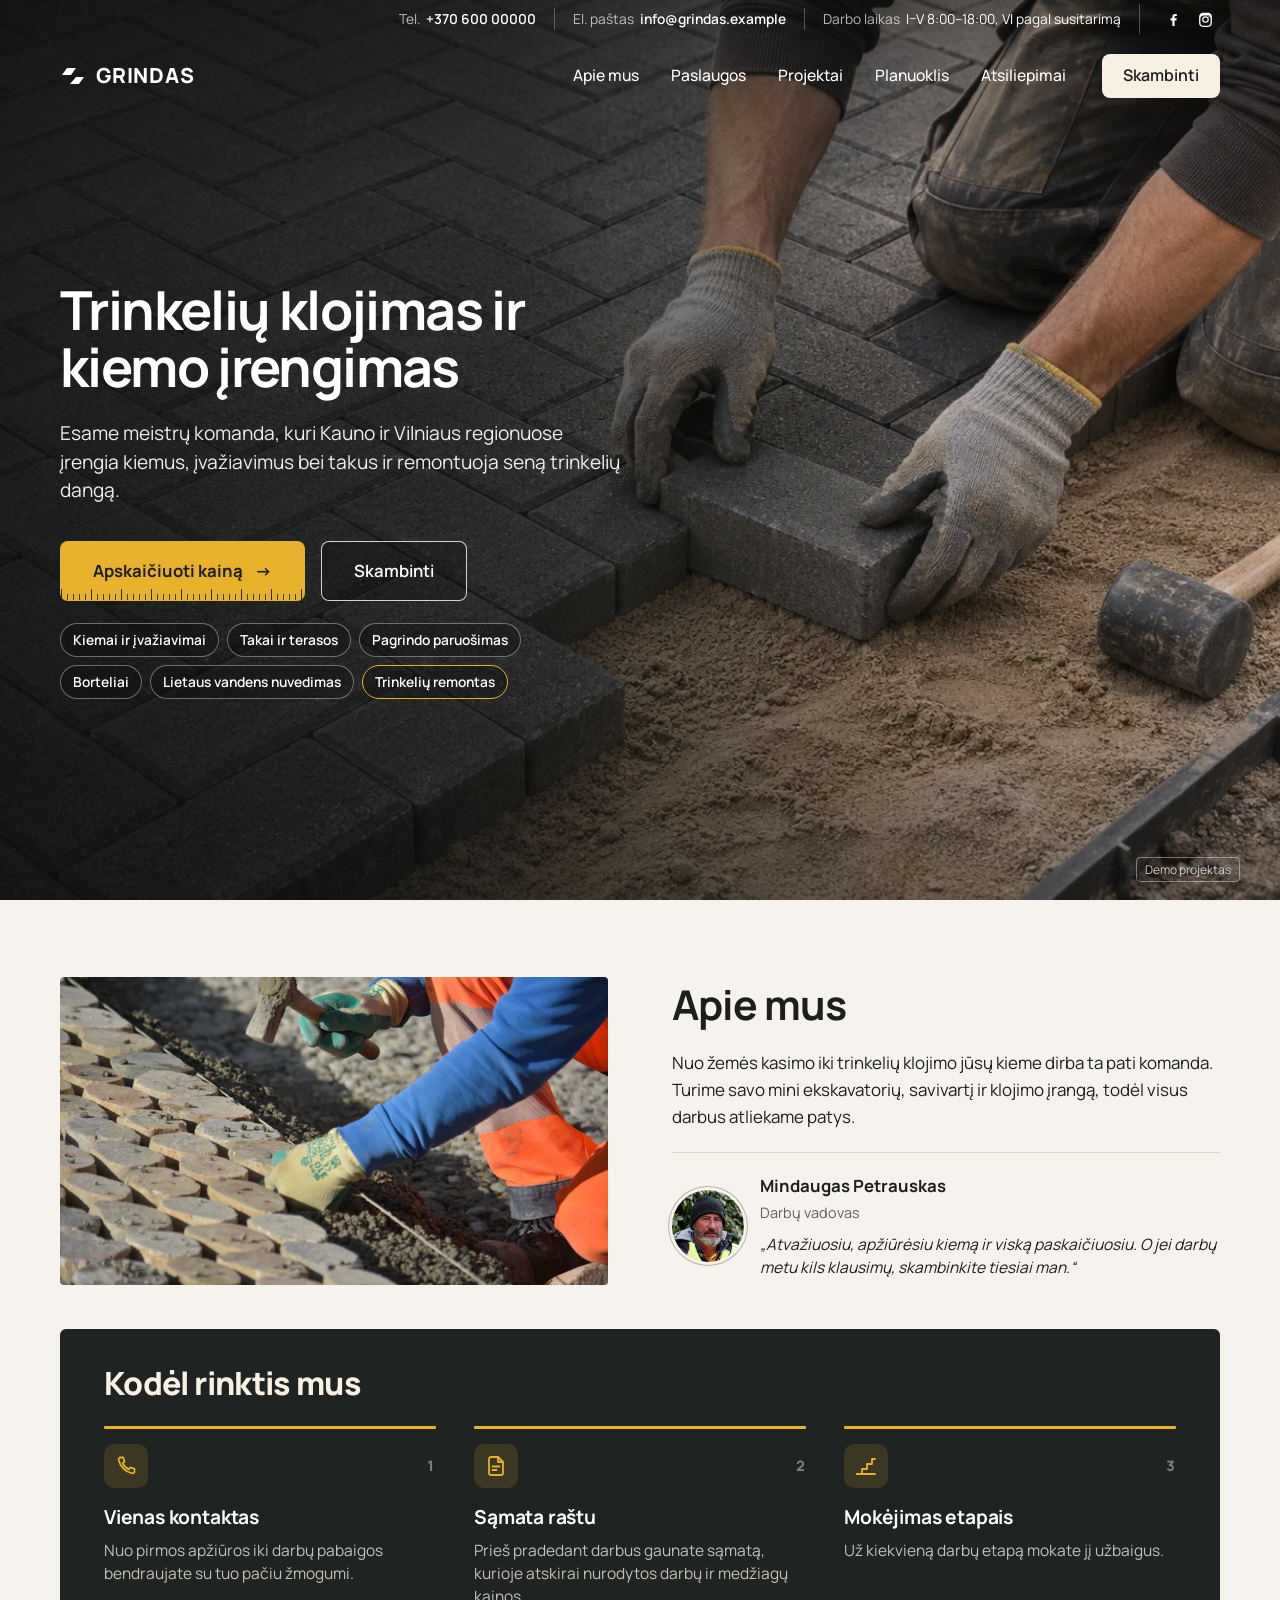
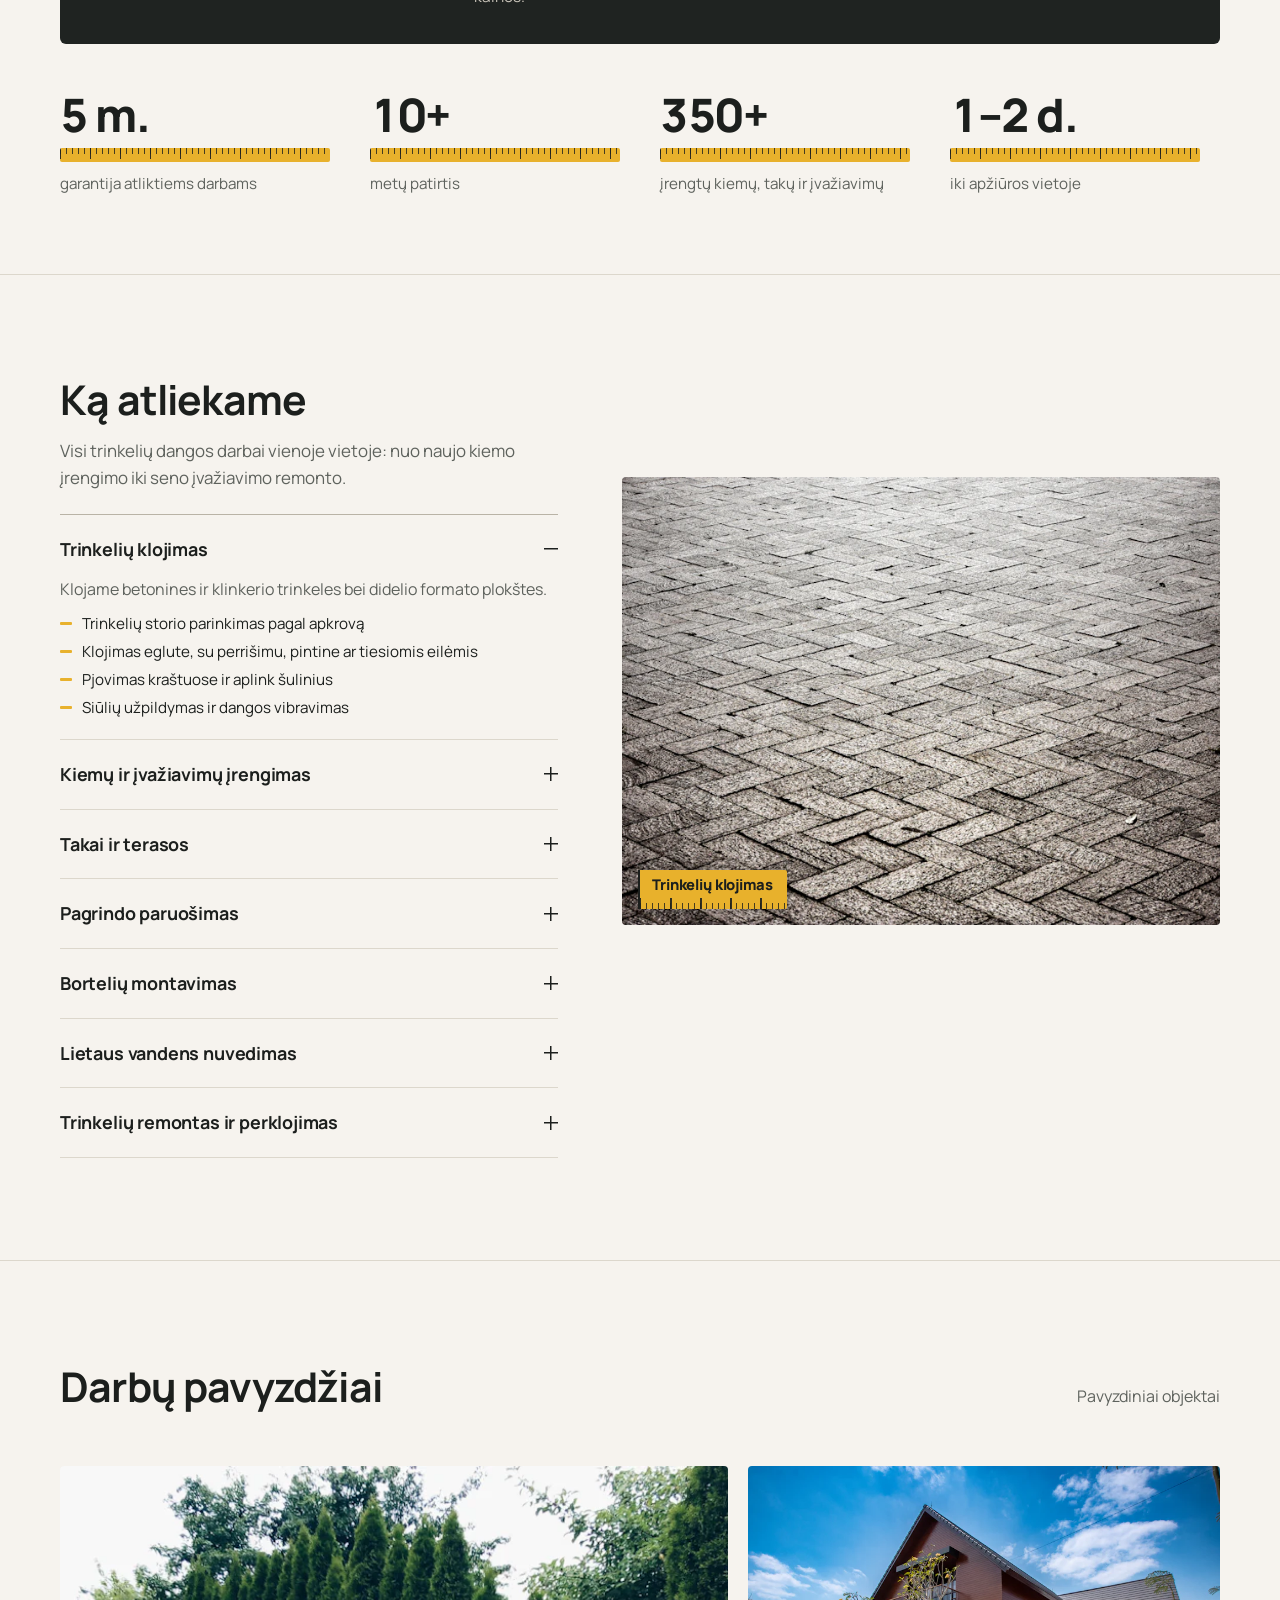
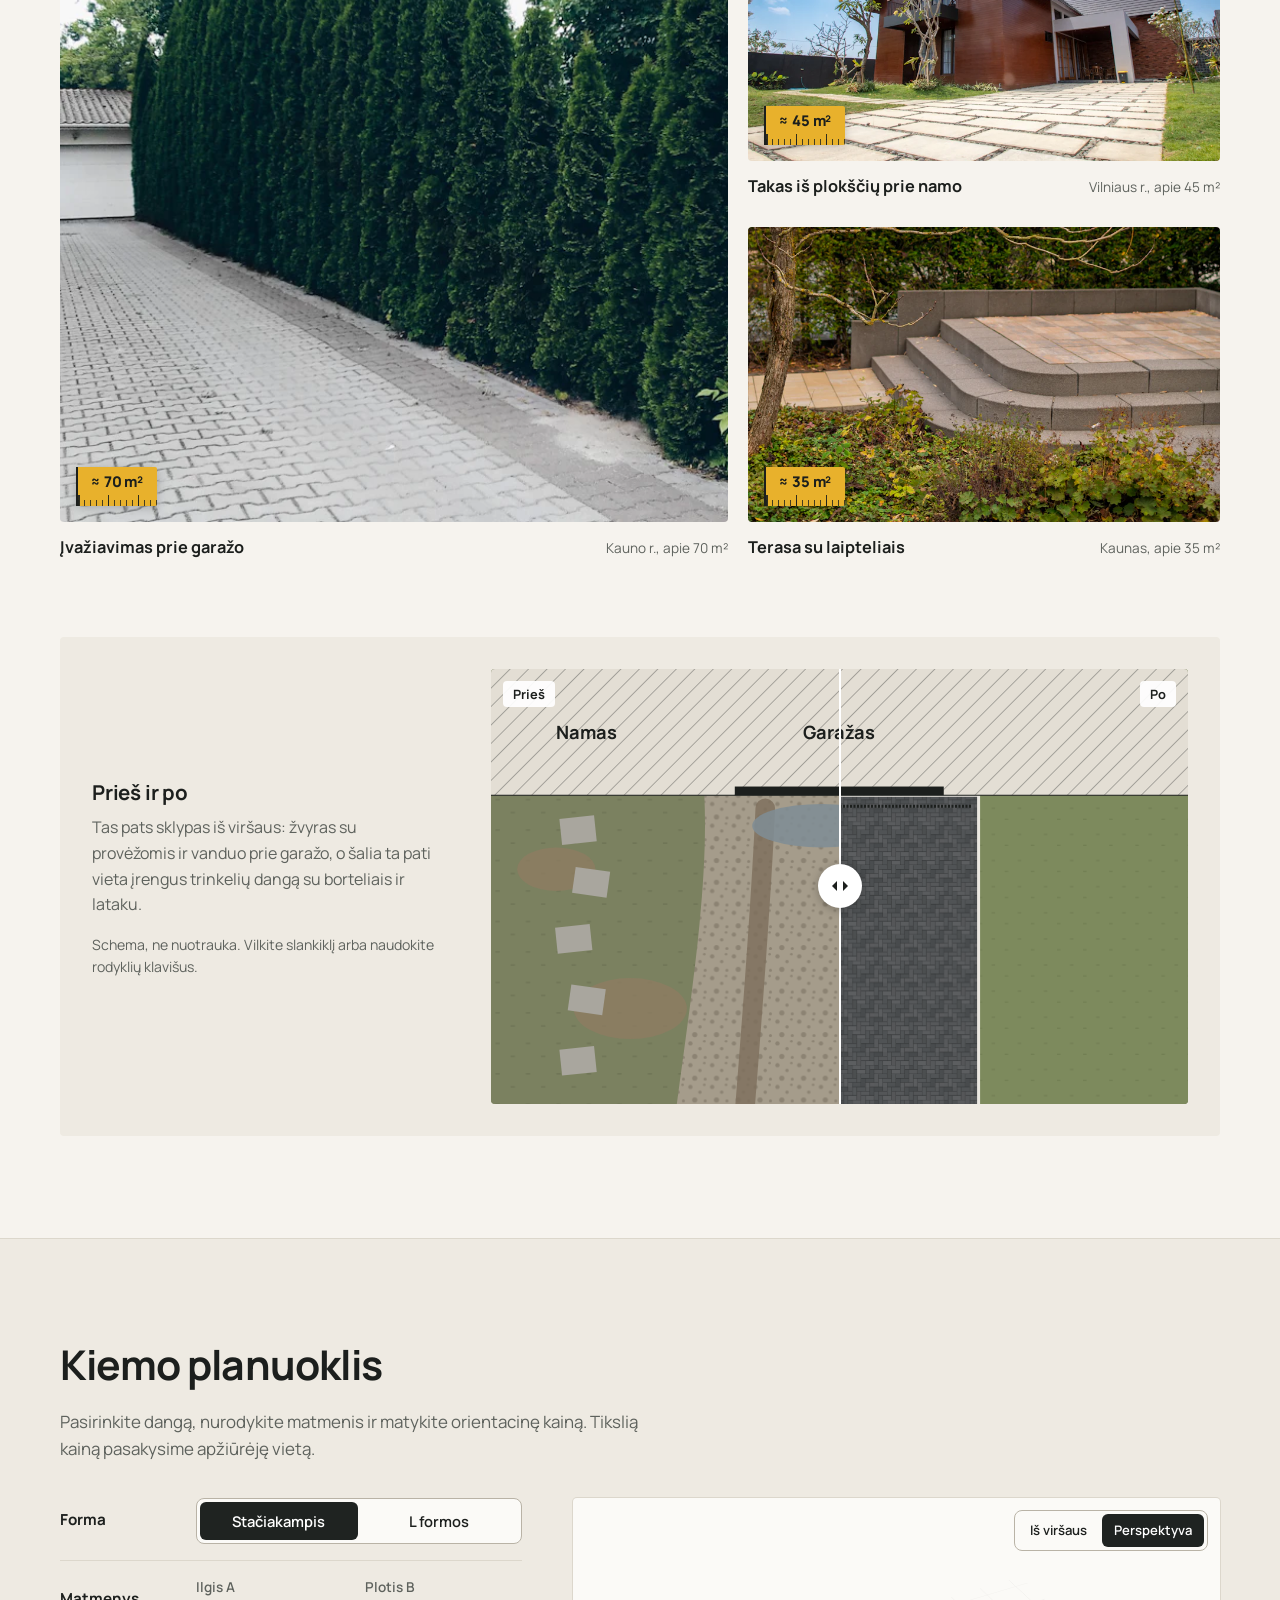
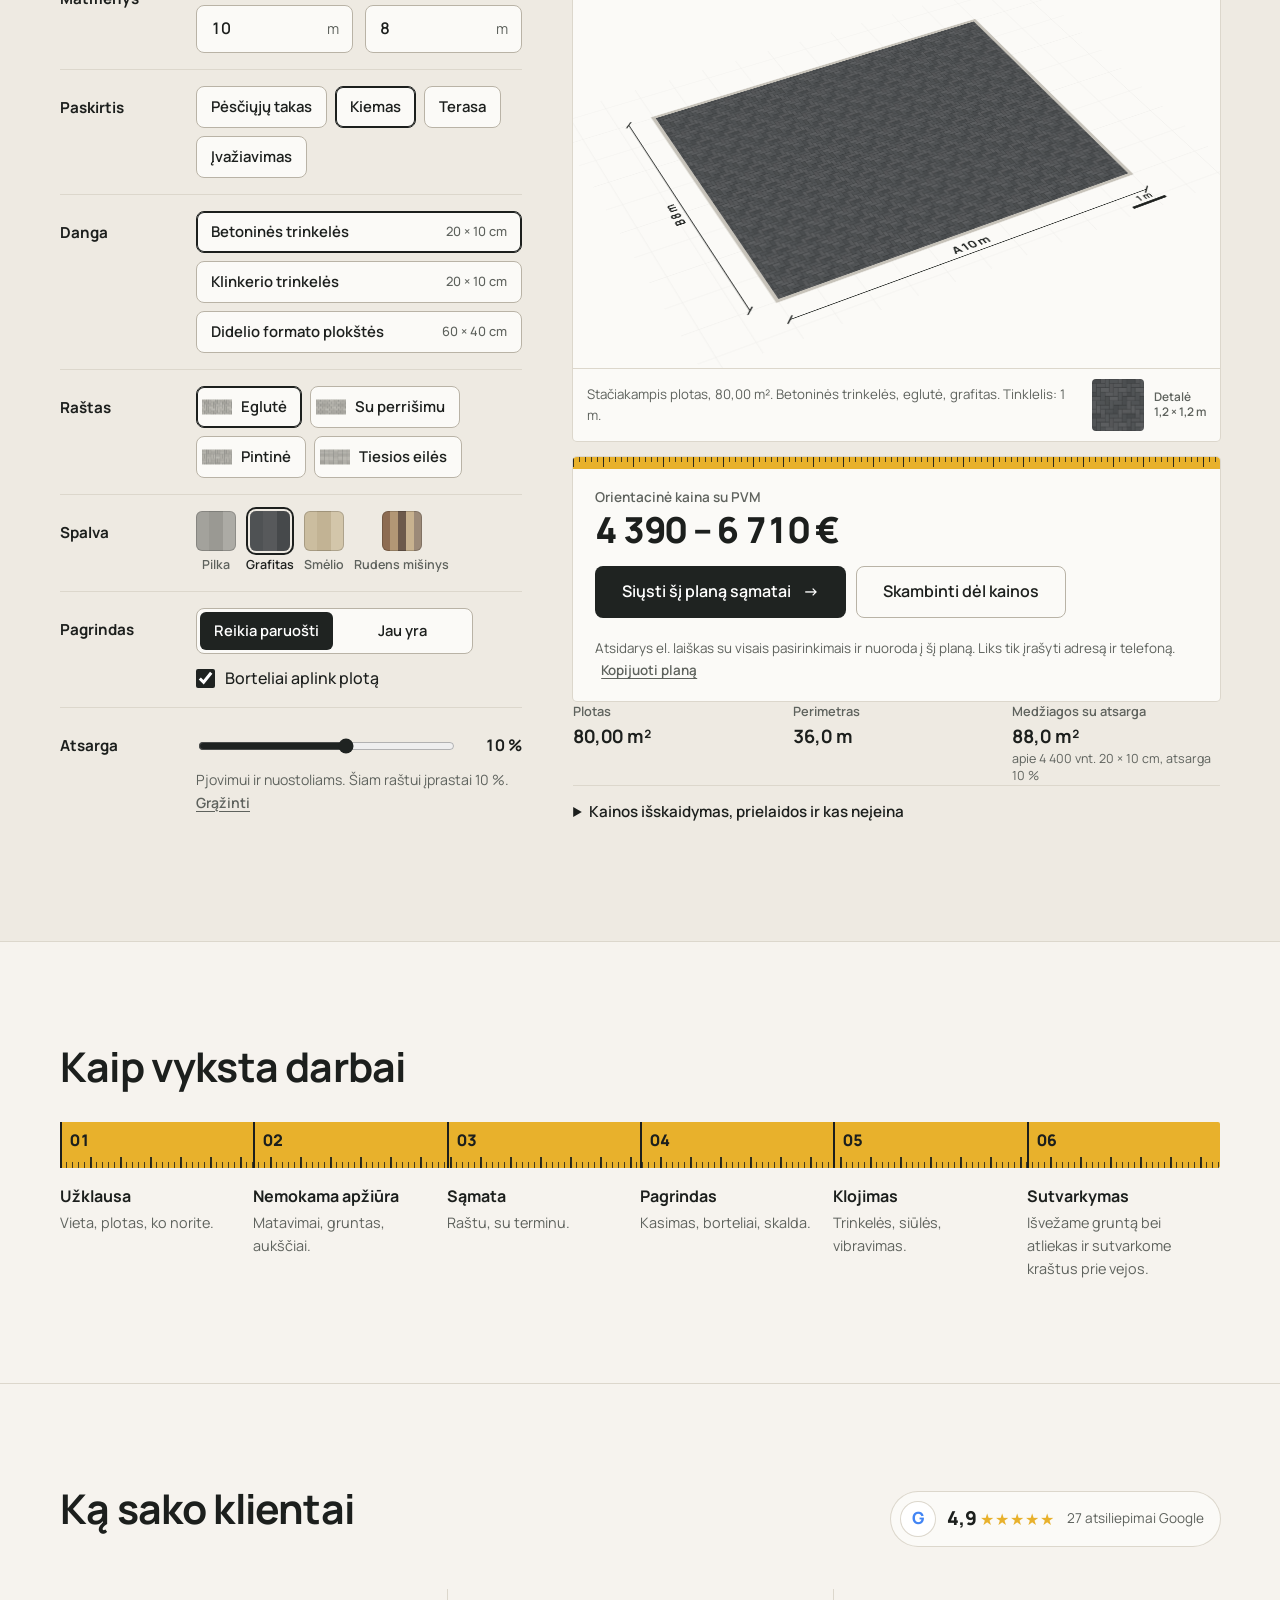
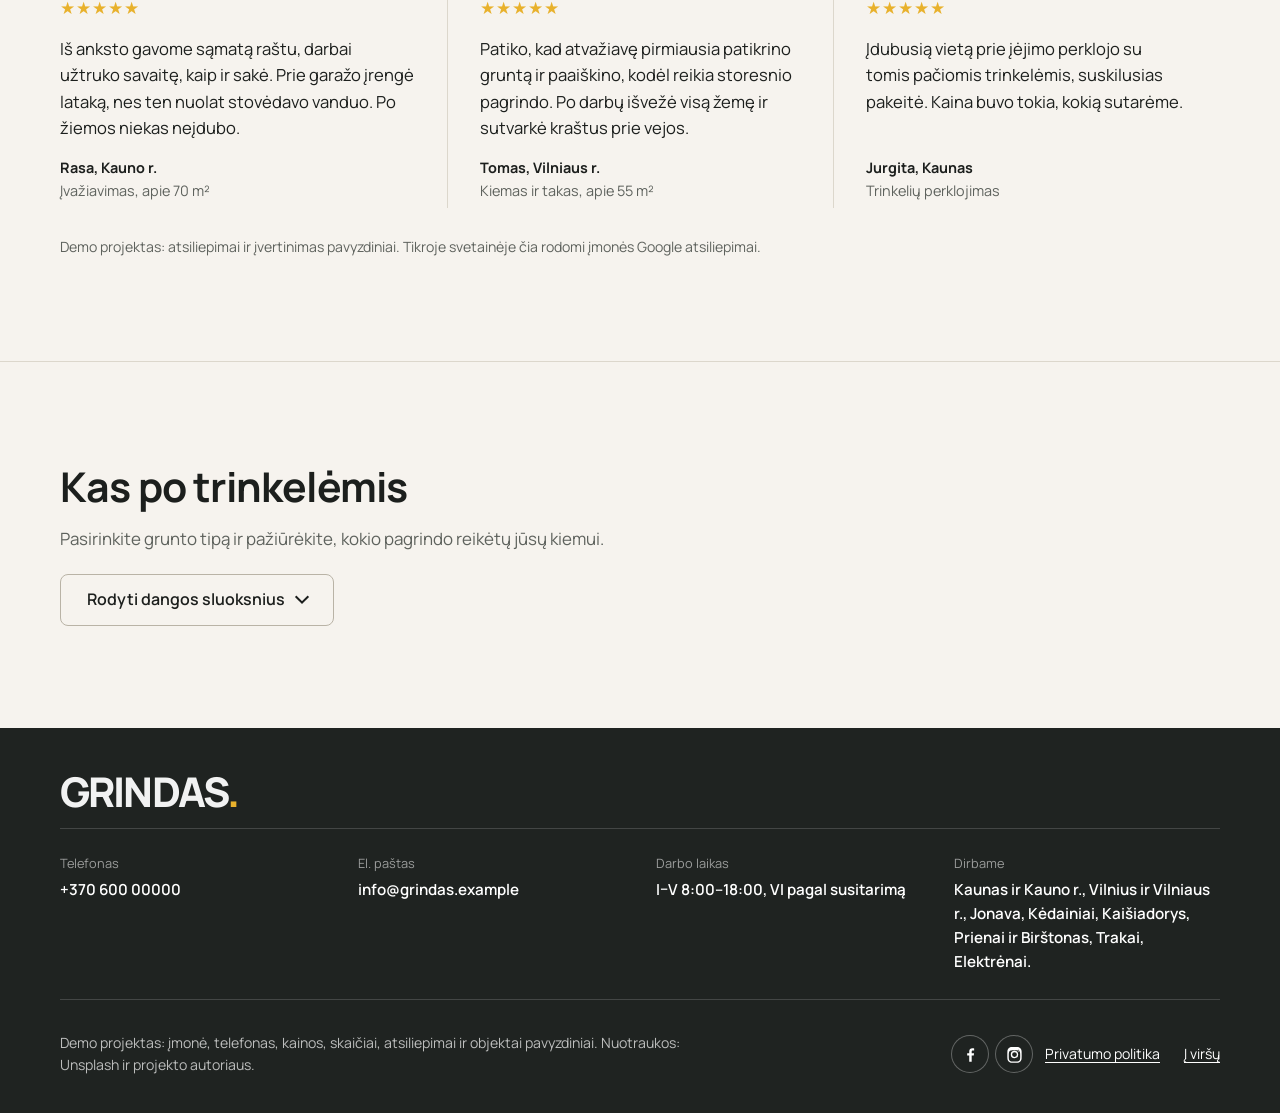
<file: index.html>
<!doctype html>
<html lang="lt">
<head>
  <meta charset="utf-8">
  <meta name="viewport" content="width=device-width, initial-scale=1">
  <title>GRINDAS — trinkelių klojimas ir kiemo įrengimas</title>
  <meta name="description" content="Trinkelių klojimas, pagrindo paruošimas, bortelių montavimas ir kiemo įrengimas Kauno ir Vilniaus regionuose. Apskaičiuokite orientacinę kainą internetu.">
  <meta name="theme-color" content="#1C1F1D">
  <meta property="og:type" content="website">
  <meta property="og:locale" content="lt_LT">
  <meta property="og:title" content="GRINDAS — trinkelių klojimas ir kiemo įrengimas">
  <meta property="og:description" content="Pagrindo paruošimas, trinkelių klojimas, borteliai. Kiemo planuoklis su orientacine kaina.">
  <link rel="icon" href="assets/img/favicon.svg" type="image/svg+xml">
  <link rel="preconnect" href="https://fonts.googleapis.com">
  <link rel="preconnect" href="https://fonts.gstatic.com" crossorigin>
  <link rel="preload" as="style" href="https://fonts.googleapis.com/css2?family=Manrope:wght@400;500;600;700;800&display=swap" onload="this.onload=null;this.rel='stylesheet'">
  <noscript><link rel="stylesheet" href="https://fonts.googleapis.com/css2?family=Manrope:wght@400;500;600;700;800&display=swap"></noscript>
  <link rel="preload" as="image" href="assets/img/photos/trinkeliu-klojimas.webp" imagesrcset="assets/img/photos/trinkeliu-klojimas-900.webp 900w, assets/img/photos/trinkeliu-klojimas.webp 1672w" imagesizes="100vw" fetchpriority="high">
  <link rel="stylesheet" href="assets/css/styles.css?v=20261123-3">
  <script>
    if ("IntersectionObserver" in window && !(window.matchMedia && matchMedia("(prefers-reduced-motion: reduce)").matches)) {
      document.documentElement.classList.add("hero-anim");
    }
  </script>
</head>
<body>
  <a class="skip" href="#turinys">Pereiti prie turinio</a>

  <header class="site-header" id="virsus">
    <div class="topbar">
      <div class="wrap topbar-inner">
        <span class="tb-item"><span class="tb-label">Tel.</span> <a href="#" data-biz="phone">—</a></span>
        <span class="tb-item tb-email"><span class="tb-label">El. paštas</span> <a href="#" data-biz="email">—</a></span>
        <span class="tb-item tb-hours"><span class="tb-label">Darbo laikas</span> <span data-biz="hours">—</span></span>
        <span class="tb-item tb-social" data-social></span>
      </div>
    </div>
    <div class="wrap header-inner">
      <a class="brand" href="#virsus" aria-label="GRINDAS — į puslapio pradžią">
        <svg class="brand-mark" viewBox="0 0 26 16" aria-hidden="true"><path d="M7 0h9l-5 7H2zM16 9h8l-5 7h-9z"/></svg>
        <span>GRINDAS</span>
      </a>
      <button class="nav-toggle" type="button" aria-expanded="false" aria-controls="nav">
        <span class="nav-toggle-bars" aria-hidden="true"></span>
        <span class="nav-toggle-text">Meniu</span>
      </button>
      <nav id="nav" class="nav" aria-label="Pagrindinė navigacija">
        <ul>
          <li><a href="#apie">Apie mus</a></li>
          <li><a href="#paslaugos">Paslaugos</a></li>
          <li><a href="#projektai">Projektai</a></li>
          <li><a href="#planuoklis">Planuoklis</a></li>
          <li><a href="#atsiliepimai">Atsiliepimai</a></li>
        </ul>
        <a class="btn btn-cream nav-cta" href="#kontaktai" data-tel>Skambinti</a>
      </nav>
    </div>
  </header>

  <main id="turinys">

    <!-- 01 HERO -->
    <section class="hero" aria-labelledby="hero-title">
      <figure class="hero-photo" id="heroPhoto">
        <img src="assets/img/photos/trinkeliu-klojimas.webp"
             srcset="assets/img/photos/trinkeliu-klojimas-900.webp 900w, assets/img/photos/trinkeliu-klojimas.webp 1672w"
             sizes="100vw" width="1672" height="941" fetchpriority="high" decoding="async"
             alt="Meistras kloja trinkelę eglute ant išlyginto smėlio pagrindo">
      </figure>
      <div class="hero-shade" aria-hidden="true"></div>
      <div class="wrap hero-inner">
        <h1 id="hero-title" class="hero-title">Trinkelių klojimas ir kiemo įrengimas</h1>
        <p class="hero-lead">Esame meistrų komanda, kuri Kauno ir Vilniaus regionuose įrengia kiemus, įvažiavimus bei takus ir remontuoja seną trinkelių dangą.</p>
        <div class="hero-actions">
          <a class="btn btn-tape" href="#planuoklis">Apskaičiuoti kainą <span class="arrow" aria-hidden="true">→</span></a>
          <a class="btn btn-ghost" href="#kontaktai" data-tel>Skambinti</a>
        </div>
        <nav class="hero-services" aria-label="Paslaugos">
          <a href="#p-kiemai" data-open-service="p-kiemai">Kiemai ir įvažiavimai</a>
          <a href="#p-takai" data-open-service="p-takai">Takai ir terasos</a>
          <a href="#p-pagrindas" data-open-service="p-pagrindas">Pagrindo paruošimas</a>
          <a href="#p-borteliai" data-open-service="p-borteliai">Borteliai</a>
          <a href="#p-vanduo" data-open-service="p-vanduo">Lietaus vandens nuvedimas</a>
          <a href="#p-remontas" data-open-service="p-remontas">Trinkelių remontas</a>
        </nav>
      </div>
      <p class="demo-tag">Demo projektas</p>
    </section>

    <!-- APIE -->
    <section class="section about" id="apie" aria-labelledby="about-title">
      <div class="wrap about-grid">
        <figure class="about-photo">
          <img src="assets/img/photos/klojimas-rankos-800.webp"
               srcset="assets/img/photos/klojimas-rankos-800.webp 800w, assets/img/photos/klojimas-rankos.webp 1600w"
               sizes="(max-width: 900px) 100vw, 46vw" width="1600" height="1067" loading="lazy" decoding="async"
               alt="Meistras darbo apranga plaktuku įstato trinkeles į paruoštą pagrindą">
        </figure>
        <div class="about-text">
          <h2 id="about-title" class="h2">Apie mus</h2>
          <p class="lede">Nuo žemės kasimo iki trinkelių klojimo jūsų kieme dirba ta pati komanda. Turime savo mini ekskavatorių, savivartį ir klojimo įrangą, todėl visus darbus atliekame patys.</p>
          <div class="about-person">
            <img class="about-person-photo" src="assets/img/photos/darbu-vadovas.webp" width="240" height="240" alt="" loading="lazy" decoding="async">
            <p class="about-person-text">
              <strong data-biz="manager">Mindaugas Petrauskas</strong>
              <span class="about-person-role" data-biz="managerRole">Darbų vadovas</span>
              <span class="about-person-note">„Atvažiuosiu, apžiūrėsiu kiemą ir viską paskaičiuosiu. O jei darbų metu kils klausimų, skambinkite tiesiai man.“</span>
            </p>
          </div>
        </div>
      </div>

      <div class="wrap">
        <div class="why-us">
          <h3 id="why-title" class="why-title">Kodėl rinktis mus</h3>
          <ul class="why-list" role="list">
            <li><span class="why-head"><span class="why-icon"><svg viewBox="0 0 24 24" aria-hidden="true" focusable="false"><path d="M6.6 3.5h2.6l1.4 4.2-2 1.4a12 12 0 0 0 6.3 6.3l1.4-2 4.2 1.4v2.6a2 2 0 0 1-2.2 2A17.4 17.4 0 0 1 4.6 5.7a2 2 0 0 1 2-2.2z"/></svg></span><span class="why-n" aria-hidden="true">1</span></span><h4>Vienas kontaktas</h4><p>Nuo pirmos apžiūros iki darbų pabaigos bendraujate su tuo pačiu žmogumi.</p></li>
            <li><span class="why-head"><span class="why-icon"><svg viewBox="0 0 24 24" aria-hidden="true" focusable="false"><path d="M14 3H7a2 2 0 0 0-2 2v14a2 2 0 0 0 2 2h10a2 2 0 0 0 2-2V8z"/><path d="M14 3v5h5"/><path d="M8.5 12.5h7M8.5 16h4"/></svg></span><span class="why-n" aria-hidden="true">2</span></span><h4>Sąmata raštu</h4><p>Prieš pradedant darbus gaunate sąmatą, kurioje atskirai nurodytos darbų ir medžiagų kainos.</p></li>
            <li><span class="why-head"><span class="why-icon"><svg viewBox="0 0 24 24" aria-hidden="true" focusable="false"><path d="M3 20h5v-5h5v-5h5V5h3"/><path d="M3 20h18"/></svg></span><span class="why-n" aria-hidden="true">3</span></span><h4>Mokėjimas etapais</h4><p>Už kiekvieną darbų etapą mokate jį užbaigus.</p></li>
          </ul>
        </div>
      </div>

      <div class="wrap">
        <ul class="stats" id="trustStats" role="list"></ul>
      </div>
    </section>

    <!-- 02 PASLAUGOS -->
    <section class="section services" id="paslaugos" aria-labelledby="services-title">
      <div class="wrap services-grid">
        <div class="services-list">
          <h2 id="services-title" class="h2">Ką atliekame</h2>
          <p class="lede services-lede">Visi trinkelių dangos darbai vienoje vietoje: nuo naujo kiemo įrengimo iki seno įvažiavimo remonto.</p>
          <ul class="acc" id="serviceAcc" role="list">
            <li class="acc-item is-open" id="p-klojimas" data-photo="egle-detale" data-alt="Trinkelės, išklotos eglute, iš arti">
              <h3><button type="button" class="acc-btn" aria-expanded="true" aria-controls="acc-1" id="accb-1">Trinkelių klojimas</button></h3>
              <div class="acc-panel" id="acc-1" role="region" aria-labelledby="accb-1">
                <p>Klojame betonines ir klinkerio trinkeles bei didelio formato plokštes.</p>
                <ul class="acc-list">
                  <li>Trinkelių storio parinkimas pagal apkrovą</li>
                  <li>Klojimas eglute, su perrišimu, pintine ar tiesiomis eilėmis</li>
                  <li>Pjovimas kraštuose ir aplink šulinius</li>
                  <li>Siūlių užpildymas ir dangos vibravimas</li>
                </ul>
              </div>
            </li>
            <li class="acc-item" id="p-kiemai" data-photo="kiemas-aikstele" data-alt="Trinkelėmis išklota aikštelė kieme">
              <h3><button type="button" class="acc-btn" aria-expanded="false" aria-controls="acc-2" id="accb-2">Kiemų ir įvažiavimų įrengimas</button></h3>
              <div class="acc-panel" id="acc-2" role="region" aria-labelledby="accb-2" hidden>
                <p>Naujas kiemas ar įvažiavimas nuo nulio arba žvyro pakeitimas trinkelėmis.</p>
                <ul class="acc-list">
                  <li>Vietos automobiliams ir posūkių planavimas</li>
                  <li>Nuolydžiai nuo namo ir garažo</li>
                  <li>Storesnės trinkelės ir tvirtesnis pagrindas įvažiavimui</li>
                  <li>Sujungimas su gatve, vartais ir laiptais</li>
                </ul>
              </div>
            </li>
            <li class="acc-item" id="p-takai" data-photo="takas-sodas" data-alt="Trinkelių takas per sodą">
              <h3><button type="button" class="acc-btn" aria-expanded="false" aria-controls="acc-3" id="accb-3">Takai ir terasos</button></h3>
              <div class="acc-panel" id="acc-3" role="region" aria-labelledby="accb-3" hidden>
                <p>Takai nuo vartų iki durų, aplink namą ar į sodą ir terasos prie namo.</p>
                <ul class="acc-list">
                  <li>Patogaus pločio parinkimas</li>
                  <li>Vejos borteliai, kad žolė neužaugtų ant tako</li>
                  <li>Laipteliai ir aukščių perėjimai</li>
                  <li>Terasos iš plokščių su nuolydžiu nuo sienos</li>
                </ul>
              </div>
            </li>
            <li class="acc-item" id="p-pagrindas" data-photo="ivaziavimas-pries" data-alt="Žvyruotas privažiavimas su provėžomis prieš darbus">
              <h3><button type="button" class="acc-btn" aria-expanded="false" aria-controls="acc-4" id="accb-4">Pagrindo paruošimas</button></h3>
              <div class="acc-panel" id="acc-4" role="region" aria-labelledby="accb-4" hidden>
                <p>Nuo pagrindo priklauso, ar danga po kelių žiemų neįdubs.</p>
                <ul class="acc-list">
                  <li>Augalinio sluoksnio nukasimas ir grunto išvežimas</li>
                  <li>Geotekstilė molingame grunte</li>
                  <li>Skaldos pagrindas, tankinamas sluoksniais</li>
                  <li>Aukščių ir nuolydžių formavimas</li>
                </ul>
              </div>
            </li>
            <li class="acc-item" id="p-borteliai" data-photo="takas-borteliai" data-alt="Lenktas trinkelių takas su borteliais tarp krūmų">
              <h3><button type="button" class="acc-btn" aria-expanded="false" aria-controls="acc-5" id="accb-5">Bortelių montavimas</button></h3>
              <div class="acc-panel" id="acc-5" role="region" aria-labelledby="accb-5" hidden>
                <p>Bortelis laiko dangos kraštą, kad trinkelės neišsiskirstytų.</p>
                <ul class="acc-list">
                  <li>Kelio ir šaligatvio borteliai ant betono pado</li>
                  <li>Vejos ir plastikiniai borteliai</li>
                  <li>Pakelti borteliai prie gatvės ir įvažiavimo</li>
                  <li>Senų, išvirtusių bortelių perstatymas</li>
                </ul>
              </div>
            </li>
            <li class="acc-item" id="p-vanduo" data-photo="terasa-plokstes" data-alt="Plokščių terasa palei namą su lietaus vandens grotelėmis">
              <h3><button type="button" class="acc-btn" aria-expanded="false" aria-controls="acc-6" id="accb-6">Lietaus vandens nuvedimas</button></h3>
              <div class="acc-panel" id="acc-6" role="region" aria-labelledby="accb-6" hidden>
                <p>Kad vanduo nebėgtų į garažą, rūsį ar prie pamatų.</p>
                <ul class="acc-list">
                  <li>Nuolydžiai nuo pastato</li>
                  <li>Linijiniai latakai prie garažo vartų ir įvažiavimo</li>
                  <li>Lietaus šulinėliai ir vamzdynai</li>
                  <li>Prijungimas prie drenažo ar esamos sistemos</li>
                </ul>
              </div>
            </li>
            <li class="acc-item" id="p-remontas" data-photo="klojimas-eiga" data-alt="Perklojamos trinkelės, šalia sukrauti blokeliai">
              <h3><button type="button" class="acc-btn" aria-expanded="false" aria-controls="acc-7" id="accb-7">Trinkelių remontas ir perklojimas</button></h3>
              <div class="acc-panel" id="acc-7" role="region" aria-labelledby="accb-7" hidden>
                <p>Taisome esamas trinkelių dangas, net jei jas klojo kiti.</p>
                <ul class="acc-list">
                  <li>Įdubusių vietų ir provėžų išlyginimas</li>
                  <li>Iškilusių ir išklibusių trinkelių perklojimas</li>
                  <li>Suskilusių trinkelių keitimas naujomis</li>
                  <li>Dangos atstatymas po vandentiekio, kanalizacijos ar kabelių darbų</li>
                  <li>Išplautų siūlių užpildymas ir žolės pašalinimas</li>
                </ul>
              </div>
            </li>
          </ul>
        </div>
        <figure class="services-photo" aria-live="polite">
          <img id="servicePhoto" src="assets/img/photos/egle-detale-800.webp"
               width="800" height="533" decoding="async"
               alt="Trinkelės, išklotos eglute, iš arti">
          <span class="tape-tag" id="servicePhotoTag" aria-hidden="true">Trinkelių klojimas</span>
        </figure>
      </div>
    </section>

    <!-- 04 PROJEKTAI -->
    <section class="section works" id="projektai" aria-labelledby="works-title">
      <div class="wrap">
        <header class="section-head section-head-row">
          <h2 id="works-title" class="h2">Darbų pavyzdžiai</h2>
          <p class="muted">Pavyzdiniai objektai</p>
        </header>
        <ul class="projects" id="projects" role="list"></ul>

        <div class="ba">
          <div class="ba-text">
            <h3 class="h3">Prieš ir po</h3>
            <p>Tas pats sklypas iš viršaus: žvyras su provėžomis ir vanduo prie garažo, o šalia ta pati vieta įrengus trinkelių dangą su borteliais ir lataku.</p>
            <p class="hint">Schema, ne nuotrauka. Vilkite slankiklį arba naudokite rodyklių klavišus.</p>
          </div>
          <div class="ba-stage" id="baStage">
            <svg class="ba-img ba-before" id="baBefore" viewBox="0 0 16 10" preserveAspectRatio="xMidYMid slice" role="img" aria-label="Prieš: žvyruotas įvažiavimas su provėžomis ir balomis"></svg>
            <div class="ba-clip" id="baClip">
              <svg class="ba-img ba-after" id="baAfter" viewBox="0 0 16 10" preserveAspectRatio="xMidYMid slice" role="img" aria-label="Po: įvažiavimas iš trinkelių eglute, su borteliais ir lataku"></svg>
            </div>
            <div class="ba-handle" id="baHandle" aria-hidden="true"><span></span></div>
            <span class="ba-tag ba-tag-before">Prieš</span>
            <span class="ba-tag ba-tag-after">Po</span>
            <label class="sr-only" for="baRange">Palyginimo slankiklis</label>
            <input type="range" id="baRange" class="ba-range" min="0" max="100" value="50" step="1">
          </div>
        </div>
      </div>
    </section>

    <!-- 03 PLANUOKLIS -->
    <section class="section planner" id="planuoklis" aria-labelledby="planner-title">
      <div class="wrap">
        <header class="section-head">
          <h2 id="planner-title" class="h2">Kiemo planuoklis</h2>
          <p class="lede">Pasirinkite dangą, nurodykite matmenis ir matykite orientacinę kainą. Tikslią kainą pasakysime apžiūrėję vietą.</p>
        </header>

        <div class="planner-grid">
          <form class="planner-form" id="plannerForm" novalidate aria-label="Kiemo parametrai">

            <div class="pf-row">
              <span class="pf-label" id="lbl-shape">Forma</span>
              <div class="seg" role="radiogroup" aria-labelledby="lbl-shape">
                <label><input type="radio" name="shape" value="rect" checked><span>Stačiakampis</span></label>
                <label><input type="radio" name="shape" value="l"><span>L formos</span></label>
              </div>
            </div>

            <div class="pf-row">
              <span class="pf-label">Matmenys</span>
              <div class="dims">
                <label class="field">
                  <span class="field-label">Ilgis A</span>
                  <span class="unit-wrap"><input type="text" inputmode="decimal" name="a" value="10" autocomplete="off" aria-describedby="err-a"><span class="unit">m</span></span>
                  <span class="field-err" id="err-a" aria-live="polite"></span>
                </label>
                <label class="field">
                  <span class="field-label">Plotis B</span>
                  <span class="unit-wrap"><input type="text" inputmode="decimal" name="b" value="8" autocomplete="off" aria-describedby="err-b"><span class="unit">m</span></span>
                  <span class="field-err" id="err-b" aria-live="polite"></span>
                </label>
                <label class="field l-only">
                  <span class="field-label">Išpjova a</span>
                  <span class="unit-wrap"><input type="text" inputmode="decimal" name="ca" value="4" autocomplete="off" aria-describedby="err-ca"><span class="unit">m</span></span>
                  <span class="field-err" id="err-ca" aria-live="polite"></span>
                </label>
                <label class="field l-only">
                  <span class="field-label">Išpjova b</span>
                  <span class="unit-wrap"><input type="text" inputmode="decimal" name="cb" value="3" autocomplete="off" aria-describedby="err-cb"><span class="unit">m</span></span>
                  <span class="field-err" id="err-cb" aria-live="polite"></span>
                </label>
              </div>
            </div>
            <p class="hint l-only">Iš stačiakampio A × B atimamas kampas a × b, pvz., ten, kur stovi namas.</p>

            <div class="pf-row">
              <span class="pf-label" id="lbl-use">Paskirtis</span>
              <div class="chips" id="useChips" role="radiogroup" aria-labelledby="lbl-use"></div>
            </div>

            <div class="pf-row">
              <span class="pf-label" id="lbl-mat">Danga</span>
              <div>
                <div class="chips chips-stack" id="materialChips" role="radiogroup" aria-labelledby="lbl-mat"></div>
                <p class="hint warn" id="materialWarn" hidden></p>
              </div>
            </div>

            <div class="pf-row">
              <span class="pf-label" id="lbl-pat">Raštas</span>
              <div class="chips" id="patternChips" role="radiogroup" aria-labelledby="lbl-pat"></div>
            </div>

            <div class="pf-row">
              <span class="pf-label" id="lbl-col">Spalva</span>
              <div class="swatches" id="colorChips" role="radiogroup" aria-labelledby="lbl-col"></div>
            </div>

            <div class="pf-row">
              <span class="pf-label" id="lbl-prep">Pagrindas</span>
              <div>
                <div class="seg" role="radiogroup" aria-labelledby="lbl-prep">
                  <label><input type="radio" name="prep" value="yes" checked><span>Reikia paruošti</span></label>
                  <label><input type="radio" name="prep" value="no"><span>Jau yra</span></label>
                </div>
                <label class="check"><input type="checkbox" name="curbs" checked><span>Borteliai aplink plotą</span></label>
              </div>
            </div>

            <div class="pf-row">
              <span class="pf-label" id="lbl-waste">Atsarga</span>
              <div>
                <div class="range-row">
                  <input type="range" name="waste" min="3" max="15" step="1" value="10" aria-labelledby="lbl-waste" aria-describedby="wasteHint">
                  <output name="wasteOut" for="waste">10 %</output>
                </div>
                <p class="hint" id="wasteHint">Pjovimui ir nuostoliams. Šiam raštui įprastai <span id="wasteSuggest">10</span> %. <button type="button" class="link-btn" id="wasteReset">Grąžinti</button></p>
              </div>
            </div>
          </form>

          <div class="planner-view">
            <figure class="pv-figure is-iso">
              <div class="pv-toolbar">
                <div class="pv-views" role="group" aria-label="Plano vaizdas">
                  <button type="button" class="pv-view" data-view="top" aria-pressed="false">Iš viršaus</button>
                  <button type="button" class="pv-view" data-view="iso" aria-pressed="true">Perspektyva</button>
                </div>
              </div>
              <div class="pv-stage">
                <svg id="plannerSvg" role="img" aria-labelledby="plannerSvgDesc" preserveAspectRatio="xMidYMid meet"></svg>
              </div>
              <div class="pv-foot">
                <figcaption id="plannerSvgDesc" class="pv-caption" aria-live="polite"></figcaption>
                <div class="pv-detail" aria-hidden="true">
                  <svg viewBox="0 0 1.2 1.2"><rect id="pvDetailRect" width="1.2" height="1.2"/></svg>
                  <span>Detalė<br>1,2 × 1,2 m</span>
                </div>
              </div>
            </figure>

            <p class="plan-shared" id="planShared" role="status" hidden>Atidarytas planas iš nuorodos: rodomi tie patys matmenys ir pasirinkimai, kuriuos matė klientas.</p>
            <div class="pv-results" aria-live="polite">
              <div class="price-box">
                <div>
                  <span class="price-label">Orientacinė kaina su PVM</span>
                  <span class="price-big" id="priceBig">—</span>
                </div>
                <div class="price-actions">
                  <button type="button" class="btn btn-dark" id="sendPlan">Siųsti šį planą sąmatai <span class="arrow" aria-hidden="true">→</span></button>
                  <a class="btn btn-line-dark" href="#kontaktai" data-tel>Skambinti dėl kainos</a>
                </div>
                <p class="send-note">
                  Atsidarys el. laiškas su visais pasirinkimais ir nuoroda į šį planą. Liks tik įrašyti adresą ir telefoną.
                  <button type="button" class="link-btn" id="copyPlan">Kopijuoti planą</button>
                  <span class="copy-status" id="copyStatus" role="status"></span>
                </p>
              </div>
              <div class="pv-key">
                <div class="pv-metric"><span class="pvm-label">Plotas</span><span class="pvm-value" id="rArea">—</span></div>
                <div class="pv-metric"><span class="pvm-label">Perimetras</span><span class="pvm-value" id="rPerim">—</span></div>
                <div class="pv-metric"><span class="pvm-label">Medžiagos su atsarga</span><span class="pvm-value" id="rQty">—</span><span class="pvm-sub" id="rQtySub"></span></div>
              </div>
              <p class="pv-error" id="plannerError" role="alert" hidden></p>
              <p class="hint" id="minOrderNote" hidden></p>

              <details class="breakdown">
                <summary>Kainos išskaidymas, prielaidos ir kas neįeina</summary>
                <table class="estimate" id="estimateTable">
                  <caption class="sr-only">Orientacinė kaina, EUR su PVM</caption>
                  <thead><tr><th scope="col">Darbai ir medžiagos</th><th scope="col">Nuo</th><th scope="col">Iki</th></tr></thead>
                  <tbody id="estimateBody"></tbody>
                  <tfoot><tr><th scope="row">Iš viso</th><td id="tLow">—</td><td id="tHigh">—</td></tr></tfoot>
                </table>
                <div class="assumptions-grid">
                  <div>
                    <h3 class="h4">Neįeina</h3>
                    <ul>
                      <li>Latakai, šulinėliai, drenažas.</li>
                      <li>Senos dangos ardymas ir išvežimas.</li>
                      <li>Atraminės sienelės, laiptai.</li>
                      <li>Vejos atkūrimas.</li>
                    </ul>
                  </div>
                  <div>
                    <h3 class="h4">Svarbu</h3>
                    <p>Tai orientacinis skaičiavimas, ne pasiūlymas. Kaina priklauso nuo grunto, aukščių, privažiavimo ir gamintojo. Pagrindo storį ir dangos tinkamumą nustatome tik apžiūrėję vietą.</p>
                  </div>
                </div>
              </details>
            </div>
          </div>
        </div>
      </div>
    </section>

    <!-- KAIP VYKSTA DARBAI -->
    <section class="section process-sec" id="eiga" aria-labelledby="process-title">
      <div class="wrap">
        <h2 id="process-title" class="h2">Kaip vyksta darbai</h2>
        <ol class="steps">
          <li><span class="step-n">01</span><strong>Užklausa</strong><span>Vieta, plotas, ko norite.</span></li>
          <li><span class="step-n">02</span><strong>Nemokama apžiūra</strong><span>Matavimai, gruntas, aukščiai.</span></li>
          <li><span class="step-n">03</span><strong>Sąmata</strong><span>Raštu, su terminu.</span></li>
          <li><span class="step-n">04</span><strong>Pagrindas</strong><span>Kasimas, borteliai, skalda.</span></li>
          <li><span class="step-n">05</span><strong>Klojimas</strong><span>Trinkelės, siūlės, vibravimas.</span></li>
          <li><span class="step-n">06</span><strong>Sutvarkymas</strong><span>Išvežame gruntą bei atliekas ir sutvarkome kraštus prie vejos.</span></li>
        </ol>
      </div>
    </section>

    <!-- ATSILIEPIMAI -->
    <section class="section reviews" id="atsiliepimai" aria-labelledby="reviews-title">
      <div class="wrap">
        <header class="section-head section-head-row">
          <h2 id="reviews-title" class="h2">Ką sako klientai</h2>
          <a class="g-rating" id="gRating" href="#" target="_blank" rel="noopener">
            <span class="g-mark" aria-hidden="true">G</span>
            <span class="g-score"><strong id="gScore">—</strong> <span class="stars" aria-hidden="true">★★★★★</span></span>
            <span class="g-count" id="gCount">—</span>
          </a>
        </header>
        <ul class="review-list" id="reviewList" role="list"></ul>
        <p class="hint" id="reviewsDemo" hidden>Demo projektas: atsiliepimai ir įvertinimas pavyzdiniai. Tikroje svetainėje čia rodomi įmonės Google atsiliepimai.</p>
      </div>
    </section>

    <!-- KAS PO TRINKELĖMIS -->
    <section class="section layers" id="pagrindas" aria-labelledby="base-title">
      <div class="wrap">
        <div class="layers-head">
          <h2 id="base-title" class="h2">Kas po trinkelėmis</h2>
          <p class="lede layers-teaser">Pasirinkite grunto tipą ir pažiūrėkite, kokio pagrindo reikėtų jūsų kiemui.</p>
          <button type="button" class="btn btn-line-dark layers-toggle" id="layersToggle" aria-expanded="false" aria-controls="layersBody"><span class="layers-toggle-label">Rodyti dangos sluoksnius</span><span class="layers-toggle-icon" aria-hidden="true"></span></button>
        </div>
        <div class="layers-body" id="layersBody" hidden>
        <div class="layers-grid">
          <div class="layers-text">
            <p class="lede">Tinkamai paruoštas pagrindas lemia, ar danga ilgai išliks lygi. Paspauskite sluoksnį.</p>
            <div class="xs-controls">
              <div class="xs-control">
                <span class="xs-control-label" id="lbl-load">Apkrova</span>
                <div class="seg" role="radiogroup" aria-labelledby="lbl-load" id="loadSeg"></div>
              </div>
              <div class="xs-control">
                <span class="xs-control-label" id="lbl-soil">Gruntas</span>
                <div class="seg" role="radiogroup" aria-labelledby="lbl-soil" id="soilSeg"></div>
              </div>
              <p class="xs-depth" aria-live="polite"><span>Kasimo gylis</span> <strong id="xsDepth">—</strong></p>
              <p class="hint" id="xsSoilNote"></p>
            </div>
            <div class="xsec-info" id="xsecInfo" aria-live="polite"></div>
          </div>
          <figure class="xsec-figure">
            <svg id="xsecSvg" viewBox="0 0 700 540" role="group" aria-label="Dangos sluoksnių pjūvis"></svg>
            <figcaption class="hint">Orientaciniai storiai. Tikslų pagrindo storį nustatome apžiūrėję gruntą. <button type="button" class="link-btn" id="xsecReplay">Parodyti klojimo eiliškumą</button></figcaption>
          </figure>
        </div>
        </div>
      </div>
    </section>

  </main>

  <footer class="site-footer">
    <div class="wrap">
      <span class="footer-mark" aria-hidden="true">GRINDAS<span>.</span></span>
    </div>
    <div class="wrap">
      <dl class="footer-contacts">
        <div><dt>Telefonas</dt><dd><a href="#" data-biz="phone">—</a></dd></div>
        <div><dt>El. paštas</dt><dd><a href="#" data-biz="email">—</a></dd></div>
        <div><dt>Darbo laikas</dt><dd data-biz="hours">—</dd></div>
        <div><dt>Dirbame</dt><dd id="areaFoot">—</dd></div>
      </dl>
    </div>
    <div class="wrap footer-inner">
      <p>Demo projektas: įmonė, telefonas, kainos, skaičiai, atsiliepimai ir objektai pavyzdiniai. Nuotraukos: Unsplash ir projekto autoriaus.</p>
      <span class="foot-links"><span class="foot-social" data-social></span> <a href="privatumas.html">Privatumo politika</a> <a href="#virsus">Į viršų</a></span>
    </div>
  </footer>

  <a class="call-bar" href="#kontaktai" data-tel aria-label="Skambinti">Skambinti <span data-biz="phoneText"></span></a>

  <script src="assets/js/config.js?v=20261123-3"></script>
  <script src="assets/js/calc.js?v=20261123-3"></script>
  <script src="assets/js/paving.js?v=20261123-3"></script>
  <script src="assets/js/planner.js?v=20261123-3"></script>
  <script src="assets/js/main.js?v=20261123-3"></script>
</body>
</html>
</file>
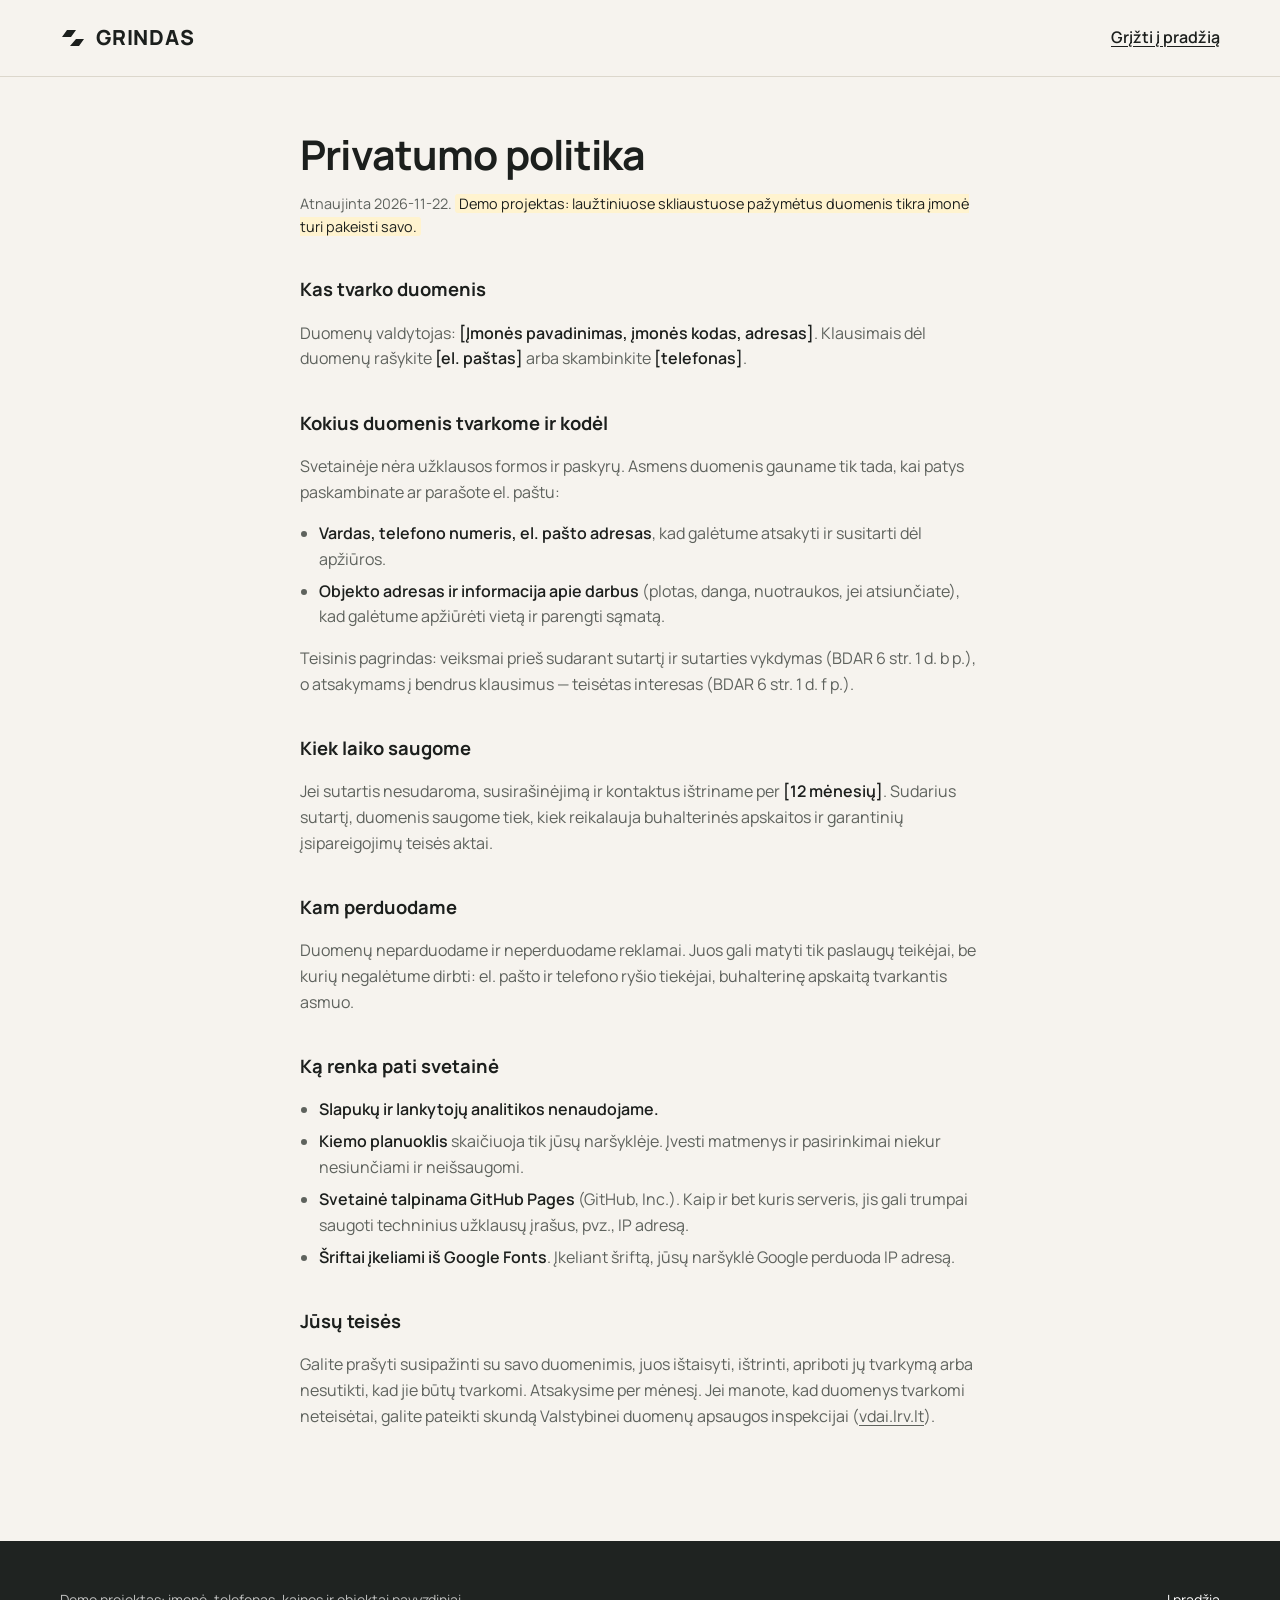
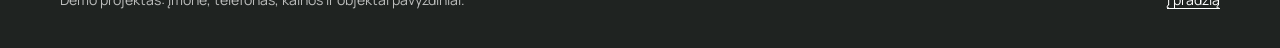
<file: privatumas.html>
<!doctype html>
<html lang="lt">
<head>
  <meta charset="utf-8">
  <meta name="viewport" content="width=device-width, initial-scale=1">
  <title>Privatumo politika — GRINDAS</title>
  <meta name="description" content="Kaip GRINDAS tvarko asmens duomenis, kai skambinate ar rašote, ir kokius duomenis renka svetainė.">
  <meta name="theme-color" content="#F6F3EE">
  <link rel="icon" href="assets/img/favicon.svg" type="image/svg+xml">
  <link rel="preconnect" href="https://fonts.googleapis.com">
  <link rel="preconnect" href="https://fonts.gstatic.com" crossorigin>
  <link href="https://fonts.googleapis.com/css2?family=Manrope:wght@400;500;600;700;800&display=swap" rel="stylesheet">
  <link rel="stylesheet" href="assets/css/styles.css?v=20261123-3">
  <style>
    .policy { max-width: 760px; padding-top: 56px; padding-bottom: 96px; }
    .policy h1 { margin-bottom: .3em; }
    .policy h2 { font-size: 1.15rem; font-weight: 700; margin: 2em 0 .5em; }
    .policy p, .policy li { color: var(--muted); }
    .policy ul { padding-left: 1.2em; }
    .policy li { margin-bottom: .4em; }
    .policy strong { color: var(--ink); font-weight: 600; }
    .policy .updated { font-size: .9rem; }
    .policy .placeholder { background: #fff3cf; color: var(--ink); padding: 0 4px; border-radius: 3px; }
  </style>
</head>
<body class="page-light">
  <header class="site-header">
    <div class="wrap header-inner">
      <a class="brand" href="index.html" aria-label="GRINDAS — į pradžią">
        <svg class="brand-mark" viewBox="0 0 26 16" aria-hidden="true"><path d="M7 0h9l-5 7H2zM16 9h8l-5 7h-9z"/></svg>
        <span>GRINDAS</span>
      </a>
      <a class="link-btn" style="margin-left:auto" href="index.html">Grįžti į pradžią</a>
    </div>
  </header>

  <main class="wrap policy">
    <h1 class="h2">Privatumo politika</h1>
    <p class="updated">Atnaujinta 2026-11-22. <span class="placeholder">Demo projektas: laužtiniuose skliaustuose pažymėtus duomenis tikra įmonė turi pakeisti savo.</span></p>

    <h2>Kas tvarko duomenis</h2>
    <p>Duomenų valdytojas: <strong>[Įmonės pavadinimas, įmonės kodas, adresas]</strong>. Klausimais dėl duomenų rašykite <strong>[el. paštas]</strong> arba skambinkite <strong>[telefonas]</strong>.</p>

    <h2>Kokius duomenis tvarkome ir kodėl</h2>
    <p>Svetainėje nėra užklausos formos ir paskyrų. Asmens duomenis gauname tik tada, kai patys paskambinate ar parašote el. paštu:</p>
    <ul>
      <li><strong>Vardas, telefono numeris, el. pašto adresas</strong>, kad galėtume atsakyti ir susitarti dėl apžiūros.</li>
      <li><strong>Objekto adresas ir informacija apie darbus</strong> (plotas, danga, nuotraukos, jei atsiunčiate), kad galėtume apžiūrėti vietą ir parengti sąmatą.</li>
    </ul>
    <p>Teisinis pagrindas: veiksmai prieš sudarant sutartį ir sutarties vykdymas (BDAR 6 str. 1 d. b p.), o atsakymams į bendrus klausimus — teisėtas interesas (BDAR 6 str. 1 d. f p.).</p>

    <h2>Kiek laiko saugome</h2>
    <p>Jei sutartis nesudaroma, susirašinėjimą ir kontaktus ištriname per <strong>[12 mėnesių]</strong>. Sudarius sutartį, duomenis saugome tiek, kiek reikalauja buhalterinės apskaitos ir garantinių įsipareigojimų teisės aktai.</p>

    <h2>Kam perduodame</h2>
    <p>Duomenų neparduodame ir neperduodame reklamai. Juos gali matyti tik paslaugų teikėjai, be kurių negalėtume dirbti: el. pašto ir telefono ryšio tiekėjai, buhalterinę apskaitą tvarkantis asmuo.</p>

    <h2>Ką renka pati svetainė</h2>
    <ul>
      <li><strong>Slapukų ir lankytojų analitikos nenaudojame.</strong></li>
      <li><strong>Kiemo planuoklis</strong> skaičiuoja tik jūsų naršyklėje. Įvesti matmenys ir pasirinkimai niekur nesiunčiami ir neišsaugomi.</li>
      <li><strong>Svetainė talpinama GitHub Pages</strong> (GitHub, Inc.). Kaip ir bet kuris serveris, jis gali trumpai saugoti techninius užklausų įrašus, pvz., IP adresą.</li>
      <li><strong>Šriftai įkeliami iš Google Fonts</strong>. Įkeliant šriftą, jūsų naršyklė Google perduoda IP adresą.</li>
    </ul>

    <h2>Jūsų teisės</h2>
    <p>Galite prašyti susipažinti su savo duomenimis, juos ištaisyti, ištrinti, apriboti jų tvarkymą arba nesutikti, kad jie būtų tvarkomi. Atsakysime per mėnesį. Jei manote, kad duomenys tvarkomi neteisėtai, galite pateikti skundą Valstybinei duomenų apsaugos inspekcijai (<a href="https://vdai.lrv.lt" rel="noopener">vdai.lrv.lt</a>).</p>
  </main>

  <footer class="site-footer">
    <div class="wrap footer-inner">
      <p>Demo projektas: įmonė, telefonas, kainos ir objektai pavyzdiniai.</p>
      <span class="foot-links"><a href="index.html">Į pradžią</a></span>
    </div>
  </footer>
</body>
</html>
</file>
<file: assets/css/styles.css>
/* =========================================================
   GRINDAS — stiliai
   Tamsus nuotraukos hero, šviesus kūnas, ruletės geltona tam,
   kas matuojama ar eina seka. Skiltys išdėstytos puslapio tvarka.
   ========================================================= */

:root {
  --bg: #F6F3EE;          /* šiltas šviesus fonas */
  --bg-2: #EEEAE2;        /* paryškintas skyrius / kainos laukas */
  --paper: #FBFAF7;       /* laukai, planas */
  --ink: #1C1F1D;         /* tekstas */
  --muted: #5E625D;       /* antrinis tekstas */
  --line: #DCD7CC;        /* linijos */
  --line-strong: #B9B3A6;
  --cream: #F7F0E3;       /* mygtukas ant tamsaus */
  --dark: #1F2321;        /* tamsus mygtukas, poraštė */
  --dim: #8A4B2E;         /* klaidos */
  --tape: #E8B12C;        /* matavimo ruletės geltona: tik tam, kas matuojama ar eina seka */
  --tape-ticks: repeating-linear-gradient(90deg, rgba(28,31,29,.8) 0 1px, transparent 1px 6px) left bottom / 100% 6px no-repeat, repeating-linear-gradient(90deg, rgba(28,31,29,.9) 0 1.5px, transparent 1.5px 30px) left bottom / 100% 11px no-repeat;

  --font: "Manrope", "Helvetica Neue", Arial, sans-serif;
  --ease: cubic-bezier(.2, .7, .2, 1);
  --radius: 8px;
  --wrap: 1240px;
  --gutter: clamp(16px, 4vw, 40px);
  --sec: clamp(64px, 8vw, 112px);
}

*, *::before, *::after { box-sizing: border-box; }
html { -webkit-text-size-adjust: 100%; scroll-padding-top: 76px; }
@media (prefers-reduced-motion: no-preference) { html { scroll-behavior: smooth; } }
body { margin: 0; background: var(--bg); color: var(--ink); font-family: var(--font); font-size: 1rem; line-height: 1.6; }
img, svg { display: block; max-width: 100%; }
img { height: auto; }
figure { margin: 0; }
a { color: inherit; text-underline-offset: .2em; }
button, input, select, textarea { font: inherit; color: inherit; }
:focus-visible { outline: 2px solid var(--ink); outline-offset: 3px; }
.wrap { max-width: var(--wrap); margin: 0 auto; padding: 0 var(--gutter); }
.sr-only { position: absolute; width: 1px; height: 1px; margin: -1px; overflow: hidden; clip: rect(0 0 0 0); white-space: nowrap; border: 0; }
.skip { position: absolute; left: 12px; top: -60px; background: var(--ink); color: var(--bg); padding: 10px 14px; z-index: 100; border-radius: var(--radius); }
.skip:focus { top: 12px; }

/* ---------- Tipografija ir skiltys ---------- */
.h2 { font-weight: 700; font-size: clamp(1.85rem, 3.2vw, 2.6rem); line-height: 1.12; letter-spacing: -.02em; margin: 0 0 .5em; }
.h3 { font-weight: 700; font-size: clamp(1.2rem, 1.6vw, 1.4rem); line-height: 1.25; letter-spacing: -.01em; margin: 0 0 .5em; }
.h4 { font-weight: 700; font-size: 1rem; margin: 0 0 .4em; }
.lede { font-size: 1.06rem; color: var(--muted); max-width: 36em; margin: 0 0 1.4em; }
.muted { color: var(--muted); margin: 0; }
.hint { font-size: .88rem; color: var(--muted); margin: .5em 0 0; }
.hint.warn { color: var(--dim); }
.link-btn { background: none; border: 0; padding: 0; cursor: pointer; font-weight: 600; text-decoration: underline; text-underline-offset: .2em; }

.section { padding: var(--sec) 0; }
.section + .section { border-top: 1px solid var(--line); }
.section-head { margin-bottom: 36px; }
.section-head-row { display: flex; justify-content: space-between; align-items: baseline; gap: 16px; flex-wrap: wrap; }

/* ---------- Mygtukai ---------- */
.btn {
  display: inline-flex; align-items: center; justify-content: center; gap: 12px;
  min-height: 52px; padding: 0 26px; border-radius: var(--radius);
  font-weight: 600; font-size: 1rem; text-decoration: none; cursor: pointer;
  border: 1.5px solid transparent; transition: background-color .18s, color .18s, border-color .18s, transform .18s;
}
.btn .arrow { transition: transform .18s var(--ease); }
.btn:hover .arrow { transform: translateX(3px); }
.btn-cream { background: var(--cream); color: var(--ink); }
.btn-cream:hover { background: #fff; }
.btn-ghost { background: rgba(0,0,0,.18); color: #fff; border-color: rgba(255,255,255,.8); }
.btn-ghost:hover { background: rgba(255,255,255,.12); }
.btn-dark { background: var(--dark); color: #fff; }
.btn-dark:hover { background: #000; }
.btn:disabled { opacity: .45; cursor: not-allowed; }
/* pagrindinis veiksmas: ruletės juosta */
.btn-tape { background: var(--tape-ticks), var(--tape); color: var(--ink); font-weight: 700; padding-bottom: 6px; }
.btn-tape:hover { background: var(--tape-ticks), #F2C24A; }
.btn-line-dark { background: transparent; color: var(--ink); border-color: var(--line-strong); }
.btn-line-dark:hover { border-color: var(--ink); }

/* ---------- Antraštė ir kontaktų juosta ---------- */
.site-header { position: fixed; top: 0; left: 0; right: 0; z-index: 50; color: #fff; transition: background-color .25s, color .25s, box-shadow .25s; }
.header-inner { display: flex; align-items: center; gap: 24px; min-height: 76px; }
.site-header.is-solid { background: rgba(246, 243, 238, .96); color: var(--ink); box-shadow: 0 1px 0 var(--line); }
@supports (backdrop-filter: blur(1px)) { .site-header.is-solid { background: rgba(246, 243, 238, .86); backdrop-filter: blur(12px); } }
.topbar { max-height: 40px; overflow: hidden; font-size: .86rem; transition: max-height .25s var(--ease); }
.topbar-inner { display: flex; align-items: center; justify-content: flex-end; gap: 0; min-height: 38px; }
.tb-item { display: inline-flex; gap: 6px; align-items: center; padding: 0 0 0 18px; margin-left: 18px; border-left: 1px solid rgba(255,255,255,.28); white-space: nowrap; }
.tb-item:first-child { border-left: 0; margin-left: 0; padding-left: 0; }
.tb-label { opacity: .7; }
.topbar a { text-decoration: none; font-weight: 600; }
.topbar a:hover { text-decoration: underline; }
.site-header.is-solid .topbar, .nav-open .topbar { max-height: 0; }
.tb-social { gap: 2px; }
.social-link { display: inline-grid; place-items: center; width: 30px; height: 30px; border-radius: 50%; color: inherit; transition: background-color .15s; }
.social-link svg { width: 17px; height: 17px; fill: currentColor; }
.social-link:hover { background: rgba(255,255,255,.14); }
.brand { display: inline-flex; align-items: center; gap: 10px; text-decoration: none; font-weight: 800; font-size: 1.3rem; letter-spacing: .04em; }
.brand-mark { width: 26px; height: 16px; fill: currentColor; }
.nav { display: flex; align-items: center; gap: 36px; margin-left: auto; }
.nav ul { display: flex; gap: 32px; list-style: none; margin: 0; padding: 0; }
.nav ul a { text-decoration: none; font-weight: 500; font-size: .98rem; padding: 6px 0; border-bottom: 1.5px solid transparent; }
.nav ul a:hover { border-color: currentColor; }
.nav-cta { min-height: 44px; padding: 0 20px; }
.site-header.is-solid .nav-cta { background: var(--dark); color: #fff; }
.nav-toggle { display: none; }

@media (max-width: 860px) {
  .nav-toggle { display: inline-flex; align-items: center; gap: 10px; margin-left: auto; background: none; border: 1.5px solid currentColor; border-radius: var(--radius); min-height: 42px; padding: 0 14px; cursor: pointer; font-weight: 600; }
  .nav-toggle-bars, .nav-toggle-bars::before, .nav-toggle-bars::after { display: block; width: 16px; height: 1.5px; background: currentColor; position: relative; transition: transform .2s; }
  .nav-toggle-bars::before, .nav-toggle-bars::after { content: ""; position: absolute; left: 0; }
  .nav-toggle-bars::before { top: -5px; }
  .nav-toggle-bars::after { top: 5px; }
  .nav-open .nav-toggle-bars { background: transparent; }
  .nav-open .nav-toggle-bars::before { transform: translateY(5px) rotate(45deg); }
  .nav-open .nav-toggle-bars::after { transform: translateY(-5px) rotate(-45deg); }
  .nav { position: absolute; left: 0; right: 0; top: 100%; flex-direction: column; align-items: stretch; gap: 0; background: var(--bg); color: var(--ink); padding: 8px var(--gutter) 24px; box-shadow: 0 12px 24px rgba(0,0,0,.12); display: none; }
  .nav-open .nav { display: flex; }
  .nav-open .site-header { background: var(--bg); color: var(--ink); }
  .nav ul { flex-direction: column; gap: 0; }
  .nav ul a { display: block; padding: 14px 0; border-bottom: 1px solid var(--line); font-size: 1.08rem; }
  .nav-cta { margin-top: 18px; min-height: 50px; background: var(--dark); color: #fff; }
}
@media (max-width: 760px) {
  .tb-email, .tb-hours { display: none; }
  .topbar-inner { justify-content: space-between; }
  .tb-social { border-left: 0; }
}

/* ---------- Hero ---------- */
.hero { position: relative; min-height: 100vh; min-height: 100svh; display: flex; align-items: center; color: #fff; overflow: hidden; background: #1a1d1b; }
.hero-photo { position: absolute; inset: 0; background: #1a1d1b url("[data-uri]") 65% 50% / cover no-repeat; }
.hero-photo img { width: 100%; height: 100%; object-fit: cover; object-position: 65% 50%; transition: opacity .3s; }
.hero-anim .hero-photo:not(.is-done) img, .hero-photo.is-assembling img { opacity: 0; }
.hero-tile { position: absolute; background-repeat: no-repeat; animation: tileIn .5s var(--ease) var(--d, 0s) backwards; }
@keyframes tileIn { from { opacity: 0; transform: translateY(-12px); } }
.hero-shade { position: absolute; inset: 0; background: linear-gradient(90deg, rgba(12,14,13,.86) 0%, rgba(12,14,13,.68) 40%, rgba(12,14,13,.22) 72%, rgba(12,14,13,.08) 100%), linear-gradient(0deg, rgba(12,14,13,.35), rgba(12,14,13,0) 35%), linear-gradient(180deg, rgba(12,14,13,.45), rgba(12,14,13,0) 22%); pointer-events: none; }
/* kompiuteryje tekstas laikosi kairėje, tamsių trinkelių zonoje, kad neuždengtų meistro rankų */
.hero-inner { position: relative; width: 100%; padding-top: 160px; padding-bottom: 80px; }
.hero-title { font-weight: 700; font-size: clamp(2.4rem, 4.2vw, 3.6rem); line-height: 1.06; letter-spacing: -.03em; margin: 0 0 24px; max-width: 600px; }
.hero-lead { font-size: clamp(1.05rem, 1.5vw, 1.3rem); line-height: 1.5; max-width: 560px; margin: 0 0 36px; color: rgba(255,255,255,.92); }
.hero-actions { display: flex; flex-wrap: wrap; gap: 16px; }
.hero-actions .btn { min-height: 60px; padding: 0 32px; font-size: 1.05rem; }
.hero-services { display: flex; flex-wrap: wrap; gap: 8px; margin-top: 22px; max-width: 520px; }
.hero-services a {
  display: inline-flex; align-items: center; min-height: 34px; padding: 0 12px;
  border: 1px solid rgba(255,255,255,.38); border-radius: 999px; background: rgba(12,14,13,.35);
  color: #fff; font-size: .86rem; font-weight: 600; text-decoration: none; white-space: nowrap;
  transition: background-color .15s, border-color .15s;
}
.hero-services a:hover { background: rgba(255,255,255,.14); border-color: #fff; }
.hero-services a[data-open-service="p-remontas"] { border-color: var(--tape); }
.demo-tag { position: absolute; right: var(--gutter); bottom: 18px; margin: 0; font-size: .75rem; color: rgba(255,255,255,.75); border: 1px solid rgba(255,255,255,.4); border-radius: 4px; padding: 2px 8px; }
/* telefone nuotrauka prasideda po meniu juosta (≈114 px), tekstas po ja; mygtukai telpa pirmame ekrane */
@media (max-width: 600px) {
  .hero { display: block; min-height: 0; padding: 114px 0 0; align-items: flex-end; }
  .hero-photo { position: relative; inset: auto; height: clamp(210px, 33svh, 320px); min-height: 0; background-position: 84% 50%; }
  .hero-photo img { object-position: 84% 50%; }
  .hero-shade { inset: 114px 0 auto 0; height: clamp(210px, 33svh, 320px); min-height: 0; background: linear-gradient(180deg, rgba(12,14,13,0) 62%, #1a1d1b 100%); }
  .hero-inner { padding-top: 12px; padding-bottom: 40px; background: #1a1d1b; }
  .hero-title { font-size: clamp(1.9rem, 8.4vw, 2.2rem); line-height: 1.08; margin-bottom: 10px; max-width: 12em; }
  .hero-lead { font-size: .95rem; line-height: 1.45; max-width: 30em; margin-bottom: 16px; }
  .hero-actions { flex-wrap: nowrap; gap: 10px; }
  .hero-actions .btn { flex: 0 0 auto; min-height: 52px; padding: 0 18px; font-size: .98rem; }
  .hero-actions .btn-tape { flex: 1 1 auto; padding-left: 14px; padding-right: 14px; }
  .hero-services { margin-top: 16px; gap: 6px; max-width: 600px; }
  .hero-services a { min-height: 32px; padding: 0 10px; font-size: .8rem; }
  .demo-tag { top: 124px; bottom: auto; }
}

/* ---------- Apie mus ---------- */
.section.about { padding-block: clamp(48px, 6vw, 80px); }
.about-grid { display: grid; grid-template-columns: minmax(0, 6fr) minmax(0, 6fr); align-items: center; gap: clamp(28px, 5vw, 72px); }
.about-photo { position: relative; aspect-ratio: 16 / 10; overflow: hidden; border-radius: 4px; background: var(--bg-2); }
.about-photo img { width: 100%; height: 100%; object-fit: cover; }
.about-text p { color: var(--muted); max-width: 36em; margin: 0 0 1em; }
.about-text .lede { color: var(--ink); }
/* kontaktinis žmogus */
.about-person { display: flex; align-items: center; gap: 16px; margin-top: 22px; padding-top: 20px; border-top: 1px solid var(--line); max-width: 36em; }
.about-person-photo { flex: none; width: 72px; height: 72px; border-radius: 50%; object-fit: cover; background: var(--bg-2); box-shadow: 0 0 0 3px var(--bg), 0 0 0 4px var(--line-strong); }
.about-text .about-person-text { margin: 0; display: flex; flex-direction: column; gap: 1px; color: var(--ink); }
.about-person-text strong { font-weight: 700; font-size: 1.05rem; }
.about-person-role { color: var(--muted); font-size: .9rem; }
.about-person-note { color: var(--ink); font-size: .97rem; font-style: italic; margin-top: 8px; line-height: 1.5; }
@media (min-width: 861px) { .about-photo { aspect-ratio: 16 / 9; } }
@media (max-width: 900px) { .about-grid { grid-template-columns: 1fr; } }
@media (max-width: 860px) { .about-grid { gap: 22px; } }

/* kodėl rinktis mus */
.why-us { margin-top: clamp(28px, 3.5vw, 44px); background: var(--dark); color: var(--cream); border-radius: 6px; padding: clamp(24px, 3vw, 36px) clamp(24px, 3.5vw, 44px); }
.why-title { margin: 0 0 clamp(16px, 2vw, 24px); font-size: clamp(1.5rem, 2.6vw, 2rem); font-weight: 800; letter-spacing: -.02em; line-height: 1.15; }
.why-list { list-style: none; margin: 0; padding: 0; display: grid; grid-template-columns: repeat(3, minmax(0, 1fr)); gap: clamp(20px, 3vw, 40px); }
.why-list li { position: relative; padding-top: 18px; }
.why-list li::before { content: ""; position: absolute; left: 0; right: 0; top: 0; height: 3px; background: var(--tape); border-radius: 1px; }
.why-head { display: flex; align-items: center; justify-content: space-between; margin-bottom: 14px; }
.why-icon { display: grid; place-items: center; width: 44px; height: 44px; border-radius: 10px; background: rgba(232, 177, 44, .14); color: var(--tape); }
.why-icon svg { width: 24px; height: 24px; fill: none; stroke: currentColor; stroke-width: 1.8; stroke-linecap: round; stroke-linejoin: round; }
.why-n { color: rgba(247, 240, 227, .45); font-weight: 800; font-size: .9rem; letter-spacing: .04em; font-variant-numeric: tabular-nums; }
.why-list h4 { margin: 0 0 6px; font-size: 1.2rem; font-weight: 700; letter-spacing: -.01em; color: #fff; }
.why-list p { margin: 0; color: rgba(247,240,227,.78); font-size: .97rem; line-height: 1.5; }
@media (max-width: 760px) { .why-list { grid-template-columns: 1fr; gap: 22px; } }
/* rodikliai: ruletė išsivynioja kartu su skaičiavimu, kiekviena šiek tiek vėliau */
.stats { list-style: none; margin: clamp(32px, 4vw, 48px) 0 0; padding: 0; display: grid; grid-template-columns: repeat(4, minmax(0, 1fr)); gap: 0; }
.stats li { display: flex; flex-direction: column; gap: 10px; padding: 0 20px 0 0; }
.stats li + li { padding-left: 20px; }
.stat-value { font-weight: 800; font-size: clamp(1.75rem, 3.6vw, 3rem); letter-spacing: -.03em; line-height: 1; font-variant-numeric: tabular-nums; }
.stat-label { color: var(--muted); font-size: .95rem; max-width: 16em; }
@media (max-width: 860px) {
  .stats { grid-template-columns: 1fr 1fr; row-gap: 28px; }
  .stats li:nth-child(odd) { padding-left: 0; }
}
.stat-tape {
  display: block; height: 14px; border-radius: 2px;
  background: repeating-linear-gradient(90deg, rgba(28,31,29,.8) 0 1px, transparent 1px 6px) left top / 100% 6px no-repeat,
              repeating-linear-gradient(90deg, rgba(28,31,29,.9) 0 1.5px, transparent 1.5px 30px) left top / 100% 11px no-repeat,
              var(--tape);
  transform-origin: left center;
}
.stats:not(.is-counting):not(.is-counted) .stat-tape { transform: scaleX(0); }
.stats.is-counting .stat-tape { animation: tapeOut 1.2s var(--ease) calc(var(--i, 0) * .12s) backwards; }
@keyframes tapeOut { from { transform: scaleX(0); } }
.reduce-motion .stat-tape { animation: none !important; transform: none !important; }

/* ---------- Paslaugos ---------- */
.services-grid { display: grid; grid-template-columns: minmax(0, 5fr) minmax(0, 6fr); gap: clamp(32px, 5vw, 72px); align-items: start; }
.services-lede { margin: -6px 0 22px; }
.acc { list-style: none; margin: 0; padding: 0; border-top: 1px solid var(--line-strong); }
.acc-item { border-bottom: 1px solid var(--line); }
.acc-item h3 { margin: 0; }
.acc-btn { width: 100%; display: flex; justify-content: space-between; align-items: center; gap: 16px; background: none; border: 0; padding: 20px 0; cursor: pointer; text-align: left; font-weight: 700; font-size: 1.12rem; letter-spacing: -.01em; }
.acc-btn::after { content: ""; flex: none; width: 14px; height: 14px; background: linear-gradient(currentColor, currentColor) center / 14px 1.5px no-repeat, linear-gradient(currentColor, currentColor) center / 1.5px 14px no-repeat; transition: transform .2s var(--ease); }
.acc-btn[aria-expanded="true"]::after { background: linear-gradient(currentColor, currentColor) center / 14px 1.5px no-repeat; }
.acc-btn:hover { color: #000; }
.acc-panel p { margin: -6px 0 10px; color: var(--muted); max-width: 34em; }
.acc-list { list-style: none; margin: 0 0 20px; padding: 0; display: grid; gap: 6px; }
.acc-list li { position: relative; padding-left: 22px; color: var(--ink); font-size: .95rem; line-height: 1.45; }
.acc-list li::before { content: ""; position: absolute; left: 0; top: .62em; width: 12px; height: 3px; background: var(--tape); border-radius: 1px; }
/* kompiuteryje nuotrauka lieka matoma, kol slenkate per paslaugų sąrašą */
.services-photo { position: sticky; top: 100px; margin-top: 100px; aspect-ratio: 4 / 3; overflow: hidden; border-radius: 4px; background: var(--bg-2); }
.services-photo img { width: 100%; height: 100%; object-fit: cover; }
.services-photo .services-photo-next { position: absolute; inset: 0; opacity: 0; transition: opacity .18s ease; }
.services-photo .services-photo-next.is-in { opacity: 1; }
@media (max-width: 900px) {
  .services-grid { display: flex; flex-direction: column; gap: 0; }
  .services-list { display: contents; }
  .services-list .h2, .services-list .services-lede { order: 1; }
  .services-photo { position: relative; top: auto; order: 2; flex: none; width: 100%; margin: 0 0 20px; }
  .acc { order: 3; }
}

/* ---------- Darbų pavyzdžiai ---------- */
.projects { list-style: none; margin: 0; padding: 0; display: grid; grid-template-columns: repeat(12, minmax(0, 1fr)); gap: 28px 20px; }
.project { grid-column: span 4; }
.project-1 { grid-column: 1 / span 7; grid-row: span 2; display: flex; flex-direction: column; }
.project-2, .project-3 { grid-column: 8 / span 5; }
.project-photo { position: relative; overflow: hidden; border-radius: 4px; background: var(--bg-2); aspect-ratio: 16 / 10; }
.project-1 .project-photo { flex: 1; aspect-ratio: auto; height: calc(100% - 64px); min-height: 420px; }
.project-photo img { width: 100%; height: 100%; object-fit: cover; transition: transform .6s var(--ease); }
.project:hover .project-photo img { transform: scale(1.02); }
.reduce-motion .project:hover .project-photo img { transform: none; }
.project-cap { display: flex; justify-content: space-between; align-items: baseline; gap: 12px; padding-top: 12px; }
.project-cap h3 { margin: 0; font-size: 1.02rem; font-weight: 700; }
.project-cap p { margin: 0; font-size: .85rem; color: var(--muted); text-align: right; }
@media (max-width: 860px) {
  .project-1, .project-2, .project-3 { grid-column: 1 / -1; grid-row: auto; }
  .project-1 .project-photo { min-height: 0; height: auto; aspect-ratio: 4 / 3; flex: none; }
}
/* ruletės etiketė ant nuotraukų: plotas ar paslauga */
.tape-tag {
  position: absolute; left: 16px; bottom: 16px; z-index: 2;
  display: inline-block; padding: 6px 14px 17px 12px;
  background: var(--tape-ticks), var(--tape); color: var(--ink);
  border-left: 2px solid var(--ink);
  font-weight: 800; font-size: .92rem; letter-spacing: -.01em; line-height: 1.1;
  border-radius: 0 2px 2px 0; box-shadow: 0 2px 10px rgba(0,0,0,.2); pointer-events: none;
}
/* prieš / po */
.ba { display: grid; grid-template-columns: minmax(0, 4fr) minmax(0, 8fr); gap: clamp(24px, 4vw, 56px); align-items: center; margin-top: clamp(48px, 6vw, 80px); padding: clamp(20px, 3vw, 32px); background: var(--bg-2); border-radius: 4px; }
.ba-text p { color: var(--muted); margin: 0 0 1em; }
.ba-stage { position: relative; aspect-ratio: 16 / 10; overflow: hidden; border-radius: 4px; background: #8e9673; user-select: none; touch-action: pan-y; cursor: ew-resize; }
.ba-img { position: absolute; inset: 0; width: 100%; height: 100%; }
.ba-clip { position: absolute; inset: 0; clip-path: inset(0 0 0 50%); }
.ba-handle { position: absolute; top: 0; bottom: 0; left: 50%; width: 0; pointer-events: none; }
.ba-handle::before { content: ""; position: absolute; top: 0; bottom: 0; left: -1px; width: 2px; background: #fff; }
.ba-handle span { position: absolute; top: 50%; left: 0; transform: translate(-50%, -50%); width: 44px; height: 44px; background: #fff; border-radius: 50%; box-shadow: 0 2px 10px rgba(0,0,0,.25); }
.ba-handle span::before, .ba-handle span::after { content: ""; position: absolute; top: 50%; border: 5px solid transparent; margin-top: -5px; }
.ba-handle span::before { left: 9px; border-right-color: var(--ink); }
.ba-handle span::after { right: 9px; border-left-color: var(--ink); }
.ba-stage:has(.ba-range:focus-visible) .ba-handle span { outline: 2px solid var(--ink); outline-offset: 3px; }
.ba-range { position: absolute; left: 0; right: 0; bottom: 0; width: 100%; opacity: 0; pointer-events: none; margin: 0; }
.ba-tag { position: absolute; top: 12px; background: rgba(255,255,255,.92); font-weight: 700; font-size: .8rem; padding: 3px 10px; border-radius: 4px; pointer-events: none; }
.ba-tag-before { left: 12px; }
.ba-tag-after { right: 12px; }
@media (max-width: 860px) { .ba { grid-template-columns: 1fr; } .ba-stage { order: -1; } }

/* ---------- Kiemo planuoklis ---------- */
.planner { background: var(--bg-2); }
.planner-grid { display: grid; grid-template-columns: minmax(300px, 5fr) minmax(0, 7fr); gap: clamp(28px, 4vw, 56px); align-items: start; }
.planner-form { display: grid; gap: 0; }
.pf-row { display: grid; grid-template-columns: 7.5em minmax(0, 1fr); gap: 12px 16px; align-items: start; padding: 16px 0; border-top: 1px solid var(--line); }
.pf-row:first-child { border-top: 0; padding-top: 0; }
.pf-label { font-weight: 700; font-size: .95rem; padding-top: 10px; }
.planner-form > .hint.l-only { margin: -8px 0 8px calc(7.5em + 16px); }
.planner-form:not(.is-l) .l-only { display: none; }

.seg { display: inline-grid; grid-auto-flow: column; grid-auto-columns: 1fr; background: var(--paper); border: 1px solid var(--line-strong); border-radius: var(--radius); padding: 3px; gap: 3px; }
.seg label { position: relative; cursor: pointer; }
.seg input { position: absolute; opacity: 0; inset: 0; margin: 0; cursor: pointer; }
.seg span { display: flex; align-items: center; justify-content: center; min-height: 38px; padding: 0 14px; border-radius: 6px; font-weight: 600; font-size: .92rem; white-space: nowrap; transition: background-color .15s, color .15s; }
.seg input:checked + span { background: var(--dark); color: #fff; }
.seg input:focus-visible + span { outline: 2px solid var(--ink); outline-offset: 2px; }

.dims { display: grid; grid-template-columns: 1fr 1fr; gap: 10px 12px; }
.field { display: flex; flex-direction: column; gap: 6px; min-width: 0; }
.field-label { font-size: .85rem; font-weight: 600; color: var(--muted); }
.field-label .opt { font-weight: 400; }
.field input, .field select, .field textarea { width: 100%; min-height: 46px; padding: 10px 14px; background: var(--paper); border: 1px solid var(--line-strong); border-radius: var(--radius); font-size: 1rem; }
.field textarea { min-height: 120px; resize: vertical; }
.field input:focus, .field select:focus, .field textarea:focus { border-color: var(--ink); outline: 2px solid var(--ink); outline-offset: 0; }
.field [aria-invalid="true"] { border-color: var(--dim); background: #fbf1ec; }
.field-err { font-size: .83rem; color: var(--dim); font-weight: 600; }
.field-err:empty { display: none; }
.unit-wrap { position: relative; display: block; }
.unit-wrap input { padding-right: 38px; font-weight: 600; font-variant-numeric: tabular-nums; }
.unit { position: absolute; right: 14px; top: 50%; transform: translateY(-50%); color: var(--muted); font-size: .9rem; pointer-events: none; }

.chips { display: flex; flex-wrap: wrap; gap: 8px; }
.chips-stack { flex-direction: column; align-items: stretch; }
.chip { position: relative; cursor: pointer; }
.chip input { position: absolute; opacity: 0; inset: 0; margin: 0; cursor: pointer; }
.chip span { display: inline-flex; align-items: center; justify-content: space-between; gap: 10px; min-height: 42px; padding: 0 14px; width: 100%; background: var(--paper); border: 1px solid var(--line-strong); border-radius: var(--radius); font-size: .93rem; font-weight: 600; transition: border-color .15s, box-shadow .15s; }
.chip span small { font-weight: 500; color: var(--muted); font-size: .8rem; }
.chip:hover span { border-color: var(--ink); }
.chip input:checked ~ span { border-color: var(--ink); box-shadow: inset 0 0 0 1px var(--ink); }
.chip input:focus-visible ~ span { outline: 2px solid var(--ink); outline-offset: 2px; }
.chip-pat { position: absolute; left: 6px; top: 6px; width: 30px; height: calc(100% - 12px); border-radius: 4px; overflow: hidden; pointer-events: none; z-index: 1; }
#patternChips .chip span { padding-left: 44px; }

.swatches { display: flex; flex-wrap: wrap; gap: 10px; }
.swatch { position: relative; cursor: pointer; display: inline-flex; flex-direction: column; align-items: center; gap: 4px; font-size: .78rem; font-weight: 600; color: var(--muted); }
.swatch input { position: absolute; opacity: 0; inset: 0; margin: 0; cursor: pointer; }
.swatch .sw { width: 40px; height: 40px; border-radius: 6px; box-shadow: inset 0 0 0 1px rgba(0,0,0,.18); pointer-events: none; }
.swatch .sw-label { pointer-events: none; }
.swatch:has(input:checked) .sw { box-shadow: 0 0 0 2px var(--bg-2), 0 0 0 4px var(--ink); }
.swatch:has(input:checked) { color: var(--ink); }
.swatch:has(input:focus-visible) .sw { outline: 2px solid var(--ink); outline-offset: 5px; }

.check { display: flex; align-items: center; gap: 10px; margin-top: 12px; cursor: pointer; font-weight: 500; }
.check input { width: 19px; height: 19px; margin: 0; accent-color: var(--dark); flex: none; }
.range-row { display: flex; align-items: center; gap: 14px; padding-top: 6px; }
.range-row input[type=range] { flex: 1; accent-color: var(--dark); height: 28px; }
.range-row output { font-weight: 700; min-width: 3.2em; text-align: right; font-variant-numeric: tabular-nums; }

.planner-view { position: sticky; top: 96px; display: grid; gap: 16px; }
.pv-figure { position: relative; background: var(--paper); border-radius: 4px; overflow: hidden; box-shadow: 0 0 0 1px var(--line); }
.pv-toolbar { position: absolute; right: 12px; top: 12px; z-index: 2; }
.pv-views { display: inline-flex; background: var(--paper); border: 1px solid var(--line-strong); border-radius: var(--radius); padding: 3px; gap: 3px; }
.pv-view { background: none; border: 0; padding: 6px 12px; border-radius: 6px; font-size: .82rem; font-weight: 600; cursor: pointer; }
.pv-view[aria-pressed="true"] { background: var(--dark); color: #fff; }
.pv-stage { overflow: hidden; perspective: 1600px; }
.pv-stage > svg { width: 100%; height: clamp(280px, 38vw, 470px); transform-origin: 50% 55%; transition: transform .55s var(--ease); }
.pv-figure.is-iso .pv-stage > svg { transform: rotateX(52deg) rotateZ(-28deg) scale(.88); }
.reduce-motion .pv-stage > svg { transition: none; }
.pv-foot { display: flex; align-items: center; gap: 14px; padding: 10px 14px; border-top: 1px solid var(--line); }
.pv-caption { flex: 1; font-size: .83rem; color: var(--muted); }
.pv-detail { display: flex; align-items: center; gap: 10px; flex: none; }
.pv-detail svg { width: 52px; height: 52px; border-radius: 4px; }
.pv-detail span { font-size: .74rem; font-weight: 600; line-height: 1.25; color: var(--muted); }
.pv-gridline { stroke: rgba(28, 31, 29, .07); stroke-width: 1; vector-effect: non-scaling-stroke; }
.pv-fill { transition: opacity .34s ease; }
.pv-fill.is-entering { opacity: 0; transition: none; }
.pv-edge { stroke: #9a978f; }
.pv-edge.has-curbs { stroke: #c7c3ba; }
.pv-house { fill: rgba(28, 31, 29, .06); stroke: var(--ink); stroke-width: 1; stroke-dasharray: 4 3; vector-effect: non-scaling-stroke; }
.pv-house-label { font-family: var(--font); font-weight: 700; fill: var(--muted); }
.pv-scale rect { fill: var(--ink); }
.pv-scale text { font-family: var(--font); font-weight: 700; fill: var(--ink); }
.dim-line, .dim-tick { stroke: var(--ink); stroke-width: 1; vector-effect: non-scaling-stroke; }
.dim-tick { stroke-width: 1.4; }
.dim-text { font-family: var(--font); font-weight: 700; fill: var(--ink); paint-order: stroke; stroke: var(--paper); stroke-width: .08px; }

.price-box { position: relative; overflow: hidden; display: flex; align-items: flex-start; justify-content: space-between; gap: 16px; flex-wrap: wrap; padding: 30px 22px 20px; background: var(--paper); border-radius: 4px; box-shadow: 0 0 0 1px var(--line); }
.price-box::before { content: ""; position: absolute; left: 0; right: 0; top: 0; height: 12px; background: repeating-linear-gradient(90deg, rgba(28,31,29,.8) 0 1px, transparent 1px 6px) left top / 100% 5px no-repeat, repeating-linear-gradient(90deg, rgba(28,31,29,.9) 0 1.5px, transparent 1.5px 30px) left top / 100% 10px no-repeat, var(--tape); }
.price-label { display: block; font-size: .85rem; color: var(--muted); font-weight: 600; }
.price-big { display: block; font-weight: 800; font-size: clamp(1.6rem, 2.8vw, 2.25rem); letter-spacing: -.02em; line-height: 1.15; font-variant-numeric: tabular-nums; }
.pv-key { display: grid; grid-template-columns: repeat(3, minmax(0, 1fr)); gap: 12px; }
.pv-metric { display: flex; flex-direction: column; }
.pvm-label { font-size: .8rem; color: var(--muted); font-weight: 600; }
.pvm-value { font-weight: 700; font-size: 1.15rem; font-variant-numeric: tabular-nums; }
.pvm-sub { font-size: .78rem; color: var(--muted); line-height: 1.35; }
.pv-results.is-stale .price-box, .pv-results.is-stale .pv-key { opacity: .45; }
.pv-error { margin: 0; padding: 10px 14px; background: #fbf1ec; border-radius: var(--radius); color: var(--dim); font-weight: 600; font-size: .93rem; }
.breakdown { border-top: 1px solid var(--line); }
.breakdown summary { cursor: pointer; padding: 14px 0; font-weight: 600; font-size: .95rem; }
.estimate { width: 100%; border-collapse: collapse; font-variant-numeric: tabular-nums; font-size: .93rem; }
.estimate th, .estimate td { padding: 9px 0; border-bottom: 1px solid var(--line); text-align: right; vertical-align: top; }
.estimate thead th { font-size: .8rem; color: var(--muted); font-weight: 600; }
.estimate th[scope=row], .estimate thead th:first-child { text-align: left; font-weight: 500; padding-right: 14px; }
.estimate td { white-space: nowrap; width: 6em; }
.estimate tfoot th, .estimate tfoot td { border-bottom: 0; font-weight: 800; }
.assumptions-grid { display: grid; grid-template-columns: 1fr 1fr; gap: 24px; padding: 18px 0 8px; font-size: .9rem; color: var(--muted); }
.assumptions-grid ul { margin: 0; padding-left: 1.1em; }
.assumptions-grid p { margin: 0; }
@media (max-width: 980px) {
  .planner-grid { grid-template-columns: 1fr; }
  .planner-view { position: static; order: -1; }
}
@media (max-width: 520px) {
  .pf-row { grid-template-columns: 1fr; gap: 8px; }
  .pf-label { padding-top: 0; }
  .planner-form > .hint.l-only { margin-left: 0; }
  .pv-key { grid-template-columns: 1fr 1fr; }
  .pv-metric:nth-child(3) { grid-column: 1 / -1; }
  .assumptions-grid { grid-template-columns: 1fr; }
  .price-box .btn { width: 100%; }
}
/* plano siuntimas */
.price-actions { display: flex; flex-wrap: wrap; gap: 10px; }
.send-note { flex-basis: 100%; margin: 4px 0 0; font-size: .84rem; color: var(--muted); }
.send-note .link-btn { margin-left: 6px; font-size: .84rem; }
.copy-status { margin-left: 8px; color: var(--ink); font-weight: 600; }
.copy-status:empty { display: none; }
.plan-shared { margin: 0; padding: 10px 14px; background: #fff6dc; border-left: 3px solid var(--tape); border-radius: 4px; font-size: .9rem; font-weight: 600; }
@media (max-width: 520px) { .price-actions { width: 100%; } .price-actions .btn { width: 100%; } }

/* plano SVG elementai (prieš/po) */
.hatch-line { stroke: rgba(28, 31, 29, .4); stroke-width: .035; }
.bld { stroke: var(--ink); stroke-width: 1.2; vector-effect: non-scaling-stroke; }
.plan-label { font-family: var(--font); font-weight: 700; font-size: .42px; fill: var(--ink); }
.curb { fill: none; stroke: #ebe8e1; stroke-width: 3; vector-effect: non-scaling-stroke; }
.curb-thin { stroke-width: 2; }
.channel { stroke: var(--ink); stroke-width: 3; stroke-dasharray: 2 1.5; vector-effect: non-scaling-stroke; }
.garage-door { fill: var(--ink); }

/* ---------- Kaip vyksta darbai ---------- */
.steps { list-style: none; margin: clamp(20px, 3vw, 32px) 0 0; padding: 0; display: grid; grid-template-columns: repeat(6, minmax(0, 1fr)); position: relative; }
.steps::before { content: ""; position: absolute; left: 0; right: 0; top: 0; height: 46px; background: var(--tape-ticks), var(--tape); border-radius: 2px; }
.steps li { position: relative; display: flex; flex-direction: column; gap: 2px; padding: 0 16px 0 0; }
.step-n { display: flex; align-items: flex-start; height: 46px; padding: 6px 0 0 8px; margin-bottom: 14px; border-left: 2px solid var(--ink); font-size: 1rem; font-weight: 800; color: var(--ink); font-variant-numeric: tabular-nums; }
.steps strong { font-weight: 700; }
.steps li > span:last-child { font-size: .9rem; color: var(--muted); }
@media (max-width: 900px) { .steps { grid-template-columns: repeat(3, minmax(0, 1fr)); row-gap: 8px; } }
@media (max-width: 520px) {
  .steps { grid-template-columns: 1fr; }
  .steps::before { right: auto; bottom: 0; height: auto; width: 46px; background: repeating-linear-gradient(180deg, rgba(28,31,29,.8) 0 1px, transparent 1px 6px) right top / 6px 100% no-repeat, repeating-linear-gradient(180deg, rgba(28,31,29,.9) 0 1.5px, transparent 1.5px 30px) right top / 11px 100% no-repeat, var(--tape); }
  .steps li { display: grid; grid-template-columns: 46px 1fr; padding: 0 0 18px; gap: 0 14px; }
  .step-n { height: auto; margin: 0; padding: 4px 0 0 6px; border-left: 0; border-top: 2px solid var(--ink); grid-row: span 2; }
  .steps li > span:last-child { grid-column: 2; }
}

/* ---------- Atsiliepimai ---------- */
.g-rating { display: inline-flex; align-items: center; gap: 12px; padding: 10px 16px 10px 10px; background: var(--paper); border-radius: 999px; box-shadow: 0 0 0 1px var(--line); text-decoration: none; }
.g-mark { display: inline-grid; place-items: center; width: 34px; height: 34px; border-radius: 50%; background: #fff; box-shadow: 0 0 0 1px var(--line); font-weight: 800; font-size: 1.05rem; color: #4285F4; }
.g-score strong { font-size: 1.2rem; font-weight: 800; }
.stars, .review-stars { color: var(--tape); letter-spacing: 1px; }
.g-count { font-size: .85rem; color: var(--muted); }
a.g-rating[href]:not([href="#"]):hover { box-shadow: 0 0 0 1.5px var(--ink); }
.review-list { list-style: none; margin: 0; padding: 0; display: grid; grid-template-columns: repeat(3, minmax(0, 1fr)); }
.review { display: flex; flex-direction: column; gap: 14px; padding: 6px 32px 6px 0; }
.review + .review { padding-left: 32px; border-left: 1px solid var(--line); }
.review-stars { font-size: 1.05rem; }
.review blockquote { margin: 0; font-size: 1.04rem; line-height: 1.6; color: var(--ink); flex: 1; }
.review-who { margin: 0; display: flex; flex-direction: column; font-size: .9rem; }
.review-who strong { font-weight: 700; }
.review-who span { color: var(--muted); }
#reviewsDemo { margin-top: 28px; }
@media (max-width: 900px) {
  .review-list { grid-template-columns: 1fr; }
  .review, .review + .review { padding: 20px 0; border-left: 0; border-top: 1px solid var(--line); }
}

/* ---------- Kas po trinkelėmis ---------- */
/* skiltis suskleista, kol lankytojas jos neatveria */
.layers-head .h2 { margin-bottom: .35em; }
.layers-teaser { margin: 0 0 22px; max-width: 36em; }
.layers-toggle { gap: 12px; }
.layers-toggle-icon { width: 10px; height: 10px; border-right: 2px solid currentColor; border-bottom: 2px solid currentColor; transform: translateY(-3px) rotate(45deg); transition: transform .2s var(--ease); }
.layers-toggle[aria-expanded="true"] .layers-toggle-icon { transform: translateY(2px) rotate(-135deg); }
.layers-body[hidden] { display: none; }
.layers-body { margin-top: clamp(32px, 4vw, 48px); }
@media (max-width: 600px) { .layers-toggle { width: 100%; justify-content: space-between; } }
.layers-grid { display: grid; grid-template-columns: minmax(0, 4fr) minmax(0, 7fr); gap: clamp(28px, 5vw, 64px); align-items: center; }
.xsec-info { min-height: 210px; padding-top: 4px; border-top: 1px solid var(--line-strong); }
.xsec-info h3 { margin: 16px 0 6px; font-size: 1.15rem; }
.xsec-info p { margin: 0 0 10px; color: var(--muted); }
.xsec-info .why { color: var(--ink); font-weight: 500; }
.xsec-info.swap { animation: fadeIn .3s ease; }
@keyframes fadeIn { from { opacity: 0; } }
.reduce-motion .xsec-info.swap { animation: none; }
.xsec-figure svg { width: 100%; height: auto; overflow: visible; }
.xsec-figure figcaption { margin-top: 6px; }
.xs-layer { cursor: pointer; transition: opacity .25s ease; }
.xs-layer:focus, .xs-layer:focus-visible { outline: none; }
.xs-layer:focus-visible .xs-label-title { text-decoration: underline; }
.xsec-figure.has-selection .xs-layer:not(.is-active) .xs-body { opacity: .4; }
.xs-label-title { font-family: var(--font); font-weight: 700; font-size: 15px; fill: var(--ink); }
.xs-label-sub { font-family: var(--font); font-weight: 500; font-size: 13px; fill: var(--muted); }
.xs-leader { stroke: var(--ink); stroke-width: 1; }
.xs-dot { fill: var(--ink); }
.xs-layer.is-active .xs-label-title { fill: #000; }
.xs-layer.is-active .xs-leader { stroke-width: 1.8; }
.xs-hit { fill: transparent; }
.pre-build .xs-body:not(.xs-soil) { opacity: 0; }
.is-building .xs-aggregate { animation: settle .55s var(--ease) .1s backwards; }
.is-building .xs-bedding { animation: settle .5s var(--ease) .55s backwards; }
.is-building .xs-pavers { animation: settle .55s var(--ease) .95s backwards; }
@keyframes settle { from { opacity: 0; transform: translateY(-40px); } }
/* apkrovos ir grunto valdikliai */
.xs-controls { display: grid; gap: 14px; padding: 18px 0 20px; border-top: 1px solid var(--line-strong); }
.xs-control { display: grid; grid-template-columns: 5.5em minmax(0, 1fr); align-items: center; gap: 12px; }
.xs-control-label { font-weight: 700; font-size: .92rem; }
.xs-controls .seg { justify-self: start; }
.xs-controls .seg span { padding: 0 12px; font-size: .88rem; }
.xs-depth { margin: 4px 0 0; display: flex; align-items: baseline; gap: 10px; }
.xs-depth span { font-size: .9rem; color: var(--muted); font-weight: 600; }
.xs-depth strong { font-size: 1.6rem; font-weight: 800; letter-spacing: -.02em; }
#xsSoilNote { margin: 0; }
.xs-dimline { stroke: var(--ink); stroke-width: 1.2; }
.xs-dimtext { font-family: var(--font); font-weight: 700; font-size: 14px; fill: var(--ink); }
.xs-redraw svg { animation: fadeIn .28s ease; }
.is-building .xs-sand { animation: settle .5s var(--ease) .05s backwards; }
@media (max-width: 420px) { .xs-control { grid-template-columns: 1fr; gap: 6px; } }
@media (max-width: 900px) {
  .layers-grid { grid-template-columns: 1fr; gap: 0; }
  .layers-text { display: contents; }
  .layers-text .lede { order: 2; }
  .layers-text .xs-controls { order: 3; }
  .xsec-figure { order: 4; margin-bottom: 20px; }
  .xsec-info { order: 5; min-height: 0; }
}

/* ---------- Poraštė ---------- */
.site-footer { background: var(--dark); color: rgba(255,255,255,.7); padding: 48px 0 36px; font-size: .88rem; }
.footer-inner { display: flex; flex-wrap: wrap; gap: 16px 32px; align-items: center; justify-content: space-between; }
.site-footer p { margin: 0; max-width: 46em; }
.site-footer a { color: #fff; }
.footer-inner a + a { margin-left: 24px; }
.footer-mark { display: block; font-weight: 800; letter-spacing: -.045em; line-height: .78; color: rgba(255,255,255,.94); font-size: clamp(1.5rem, 3.2vw, 2.6rem); margin: 0 0 20px; white-space: nowrap; overflow: hidden; }
.footer-mark span { color: var(--tape); }
.footer-contacts { display: grid; grid-template-columns: repeat(4, minmax(0, 1fr)); gap: 20px 32px; margin: 0 0 32px; padding: 24px 0; border-top: 1px solid rgba(255,255,255,.16); border-bottom: 1px solid rgba(255,255,255,.16); }
.footer-contacts dt { font-size: .8rem; color: rgba(255,255,255,.55); margin-bottom: 4px; }
.footer-contacts dd { margin: 0; color: #fff; font-weight: 600; font-size: .95rem; }
.footer-contacts a { color: #fff; text-decoration: none; }
.footer-contacts a:hover { text-decoration: underline; }
@media (max-width: 860px) { .footer-contacts { grid-template-columns: 1fr 1fr; } }
@media (max-width: 480px) { .footer-contacts { grid-template-columns: 1fr; } }
.foot-social { display: inline-flex; gap: 6px; margin-right: 12px; vertical-align: middle; }
.foot-social .social-link { width: 38px; height: 38px; box-shadow: inset 0 0 0 1px rgba(255,255,255,.3); color: #fff; }
.foot-social .social-link svg { width: 19px; height: 19px; }
.foot-links { display: inline-flex; align-items: center; flex-wrap: wrap; gap: 8px 0; }
.foot-social a + a { margin-left: 0; }
/* telefone: skambinimo juosta ekrano apačioje */
.call-bar { display: none; }
@media (max-width: 760px) {
  .call-bar {
    display: flex; align-items: center; justify-content: center; gap: 10px;
    position: fixed; left: 12px; right: 12px; bottom: 12px; z-index: 60;
    min-height: 56px; padding-bottom: 6px; border-radius: var(--radius);
    background: var(--tape-ticks), var(--tape); color: var(--ink);
    font-weight: 800; font-size: 1.02rem; text-decoration: none;
    box-shadow: 0 8px 24px rgba(0,0,0,.25);
    transform: translateY(140%); transition: transform .25s var(--ease);
  }
  .call-bar.is-visible { transform: none; }
  .site-footer { padding-bottom: 92px; }
}
.reduce-motion .call-bar { transition: none; }

/* ---------- Privatumo puslapis ir spausdinimas ---------- */
.page-light .site-header { position: sticky; color: var(--ink); background: var(--bg); box-shadow: 0 1px 0 var(--line); }
.page-light .demo-tag { position: static; color: var(--muted); border-color: var(--line-strong); }

@media print { .site-header, .hero-actions { display: none !important; } }
</file>
